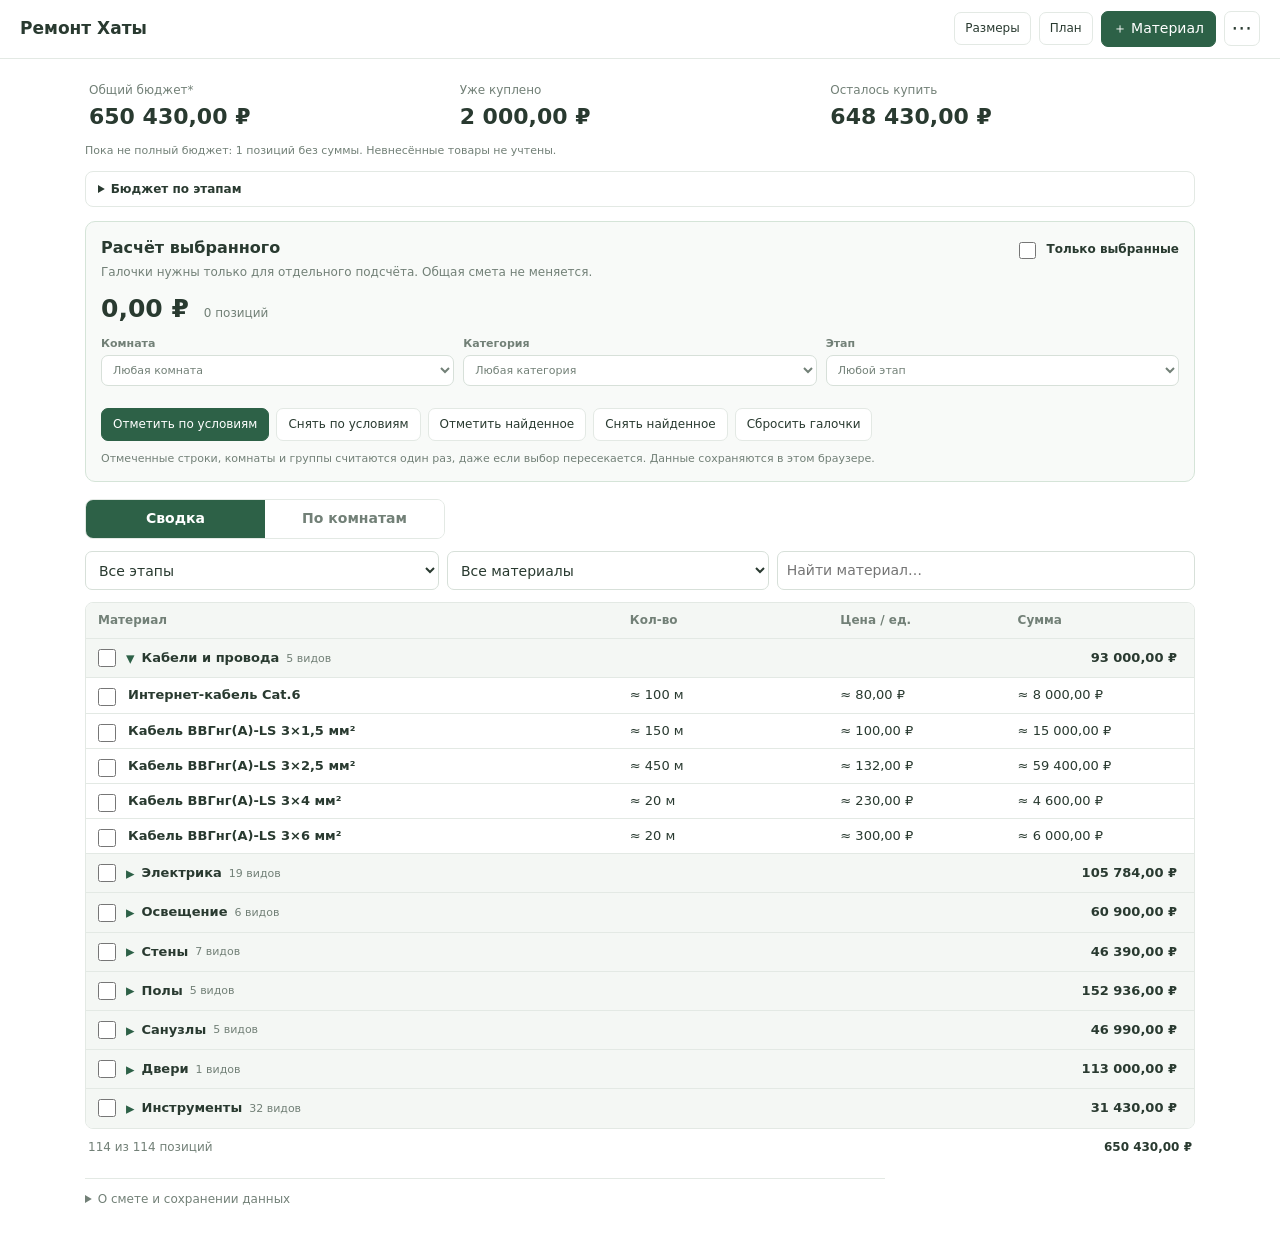
<file: index.html>
<!doctype html>
<html lang="ru">
<head>
<meta charset="UTF-8">
<meta name="viewport" content="width=device-width, initial-scale=1">
<meta name="description" content="Короткая сводка покупок для ремонта квартиры: материалы, количество и цены.">
<title>Ремонт Хаты — смета материалов</title>
<link rel="stylesheet" href="styles.css?v=8">
<script defer src="app.js?v=21"></script>
<script defer src="kitchen-revision.js?v=1"></script>
<script defer src="child1-revision.js?v=1"></script>
<script defer src="child2-revision.js?v=1"></script>
<script defer src="hall-revision.js?v=1"></script>
<script defer src="bath1-revision.js?v=1"></script>
<script defer src="bath2-revision.js?v=1"></script>
<script defer src="office-revision.js?v=1"></script>
<script defer src="electric-cables-revision.js?v=1"></script>
<script defer src="electric-panel-revision.js?v=1"></script>
<script defer src="electric-lighting-revision.js?v=1"></script>
<script defer src="summary-names-revision.js?v=6"></script>
<script defer src="frames-removal-revision.js?v=1"></script>
<script defer src="zone-panel-revision.js?v=2"></script>
<script defer src="walls-prep-revision.js?v=1"></script>
<script defer src="walls-primer-ct17-revision.js?v=1"></script>
<script defer src="walls-putty-price-revision.js?v=1"></script>
<script defer src="wallpaper-quantity-revision.js?v=1"></script>
<script defer src="flooring-budget-revision.js?v=1"></script>
<script defer src="doors-budget-revision.js?v=1"></script>
<script defer src="move-in-tools-revision.js?v=1"></script>
<script defer src="move-in-supplies-revision.js?v=1"></script>
<script defer src="selection-budget.js?v=1"></script>
</head>
<body>
<header class="site-header">
  <a class="brand" href="./">Ремонт Хаты</a>
  <div class="actions">
    <a class="measurements-link" href="dimensions.html" title="Размеры комнат, дверей и окон">Размеры</a>
    <a class="measurements-link" href="plan.html" title="План розеток, света и кабелей по комнатам">План</a>
    <button type="button" id="add" class="primary">＋ Материал</button>
    <details class="backup-menu">
      <summary aria-label="Дополнительно" title="Резервные копии">⋯</summary>
      <div class="backup-actions">
        <button type="button" id="export">Сохранить JSON</button>
        <button type="button" id="import">Загрузить JSON</button>
      </div>
    </details>
    <input id="file" type="file" accept=".json,application/json" hidden>
  </div>
</header>
<main>
  <div class="total-line">
    <span>Общий бюджет* <strong id="total">—</strong></span>
    <span>Уже куплено <strong id="paid-total">—</strong></span>
    <span>Осталось купить <strong id="remaining-total">—</strong></span>
  </div>
  <p class="budget-note" id="budget-missing">*Только заполненные позиции. Бюджет пока неполный.</p>
  <details class="stage-breakdown">
    <summary>Бюджет по этапам</summary>
    <div id="stage-budget-rows"></div>
  </details>
  <nav class="view-switch" aria-label="Как показать смету">
    <button type="button" id="mode-summary" class="active" aria-pressed="true">Сводка</button>
    <button type="button" id="mode-rooms" aria-pressed="false">По комнатам</button>
  </nav>
  <div class="filters">
    <select id="stages" aria-label="Фильтр по этапу ремонта"></select>
    <select id="categories" aria-label="Фильтр по типу материалов"></select>
    <input type="search" id="search" placeholder="Найти материал…" aria-label="Поиск материала">
  </div>
  <div class="table-wrap" role="region" aria-label="Смета материалов" tabindex="0">
    <table>
      <thead><tr><th>Материал</th><th>Кол-во</th><th>Цена / ед.</th><th>Сумма</th></tr></thead>
      <tbody id="rows"></tbody>
    </table>
  </div>
  <div id="empty" hidden>Ничего не найдено. Измени фильтр или добавь материал.</div>
  <footer class="list-footer">
    <span id="visible-count"></span>
    <strong id="visible-total"></strong>
  </footer>
  <details class="help">
    <summary>О смете и сохранении данных</summary>
    <p>Сводка объединяет одинаковые наименования материалов по всем помещениям. Если у нескольких позиций различаются цены, показывается «разная / ?». Если не все количества известны, в итогах стоит «+ ?». Нажми на объединённую строку, чтобы открыть её разбивку по помещениям.</p>
    <p>В режиме «По комнатам» нажимай на название помещения для просмотра материалов и стоимости. Для просмотра только проводов выбери фильтр «Кабели и провода».</p>
    <p>Каждую покупку можно отнести к этапу, указать магазин и отметить статус «Куплено». В трёх суммах учитываются все внесённые материалы, инструменты и расходники. Общий бюджет равен «Куплено» + «Осталось купить» по позициям с известным количеством и ценой. Это не полная стоимость ремонта, пока список составляется. Работы не включены. «≈» означает оценку.</p>
    <p><span id="save-state">Данные сохраняются в этом браузере</span>. <span id="unknown"></span>. Перед очисткой браузера сохраняй JSON через меню ⋯ вверху страницы.</p>
    <p>Импорт заменяет смету после подтверждения. <button type="button" id="restore">Восстановить до последнего импорта</button></p>
  </details>
  <span id="section-total" hidden></span>
</main>
<div id="toast" role="status" aria-live="polite"></div>
<dialog id="editor">
<form id="item-form">
  <div class="dialog-head">
    <h2 id="editor-title">Материал</h2>
    <button id="close" type="button" aria-label="Закрыть">×</button>
  </div>
  <label>Название<input name="name" maxlength="150" required></label>
  <div class="form-grid">
    <label>Комната<select name="room"></select></label>
    <label>Категория<select name="category"></select></label>
  </div>
  <label>Этап ремонта<select name="stage"></select></label>
  <label>Параметры, примечания<textarea name="spec" rows="3" maxlength="2000"></textarea></label>
  <div class="form-grid">
    <label>Количество<input name="quantity" inputmode="decimal" placeholder="Неизвестно"></label>
    <label>Единица<input name="unit" maxlength="20" placeholder="м, шт., рулон" required></label>
  </div>
  <label class="check"><input type="checkbox" name="quantityApprox">Количество приблизительное</label>
  <label>Цена за единицу, ₽<input name="price" inputmode="decimal" placeholder="Неизвестна"></label>
  <label class="check"><input type="checkbox" name="priceApprox" checked>Цена приблизительная</label>
  <div class="form-grid">
    <label>Магазин<input name="shop" maxlength="100" placeholder="Например, Ozon"></label>
    <label>Статус<select name="status"></select></label>
  </div>
  <p id="form-error" role="alert"></p>
  <div class="dialog-actions">
    <button id="delete-item" type="button" class="delete" hidden>Удалить</button>
    <button id="cancel" type="button">Отмена</button>
    <button class="primary" type="submit">Сохранить</button>
  </div>
</form>
</dialog>
<noscript>Для расчётов и сохранения сметы включите JavaScript.</noscript>
</body>
</html>
</file>
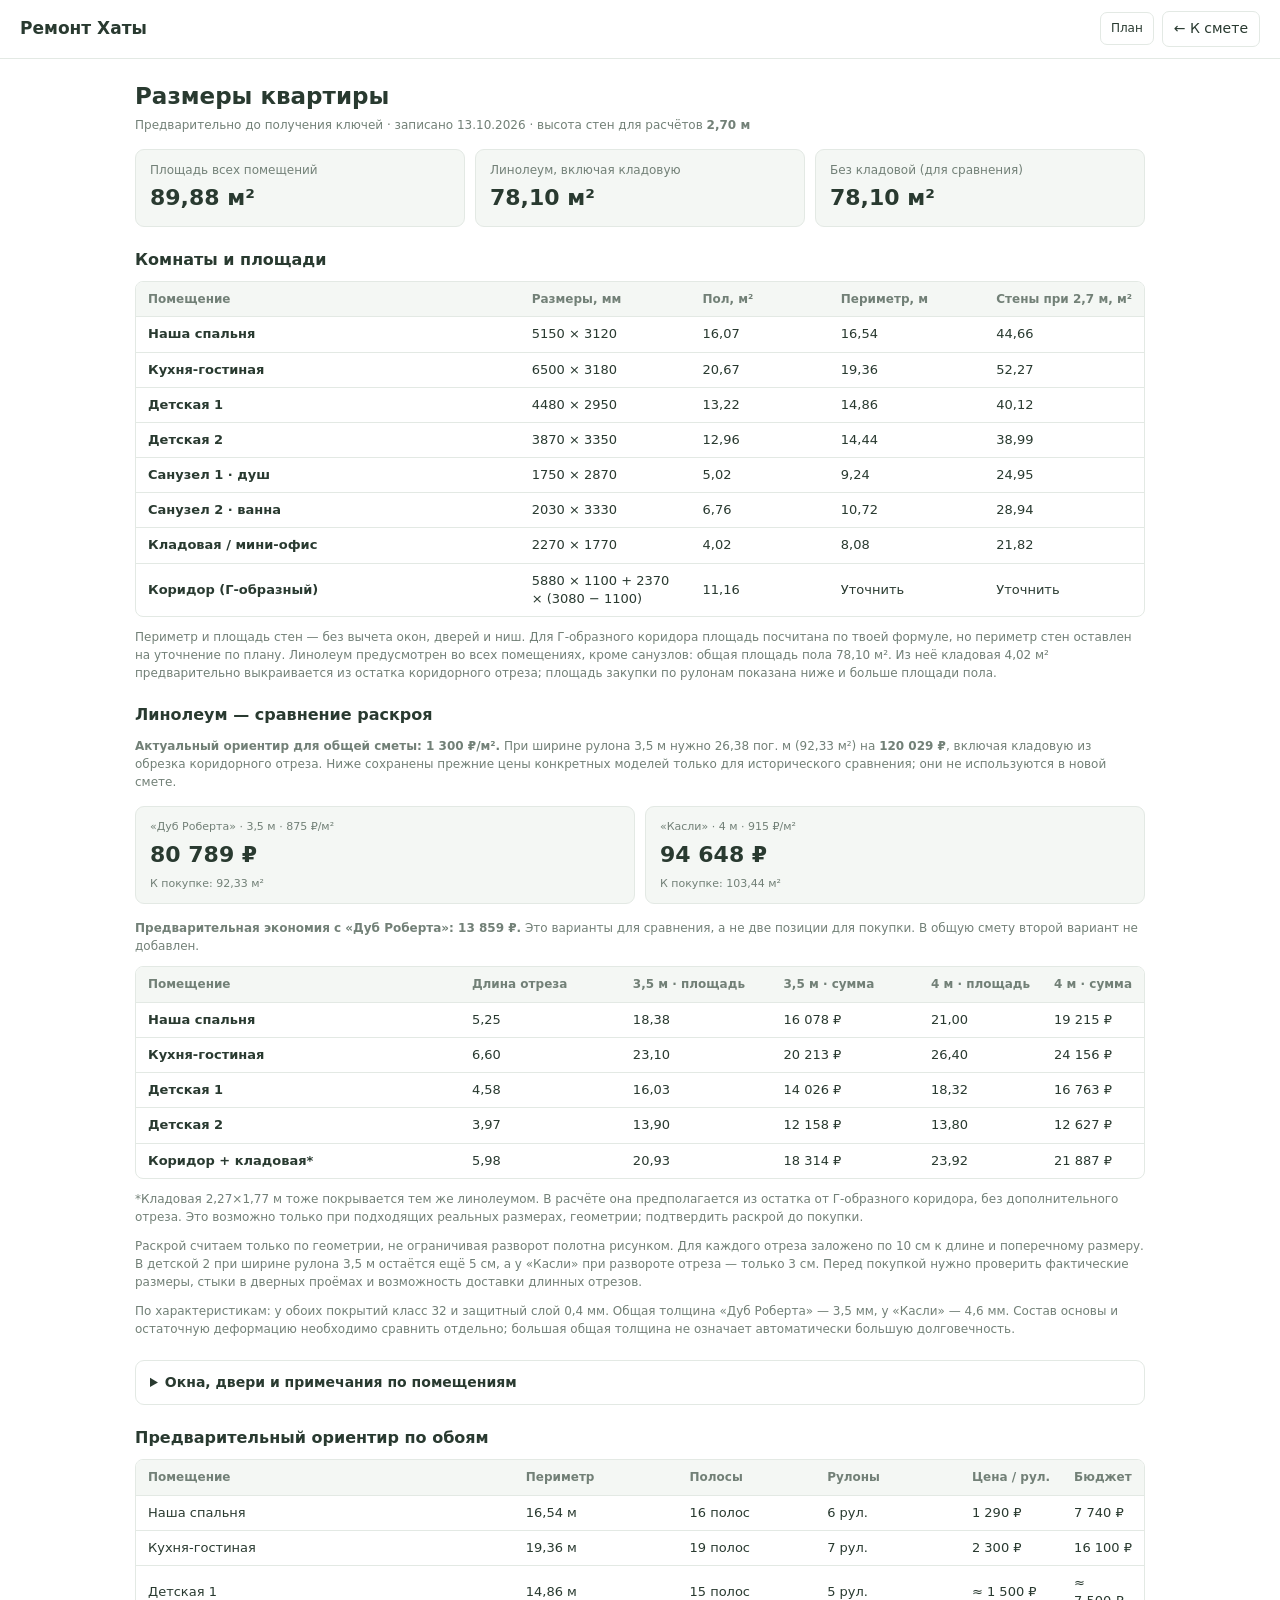
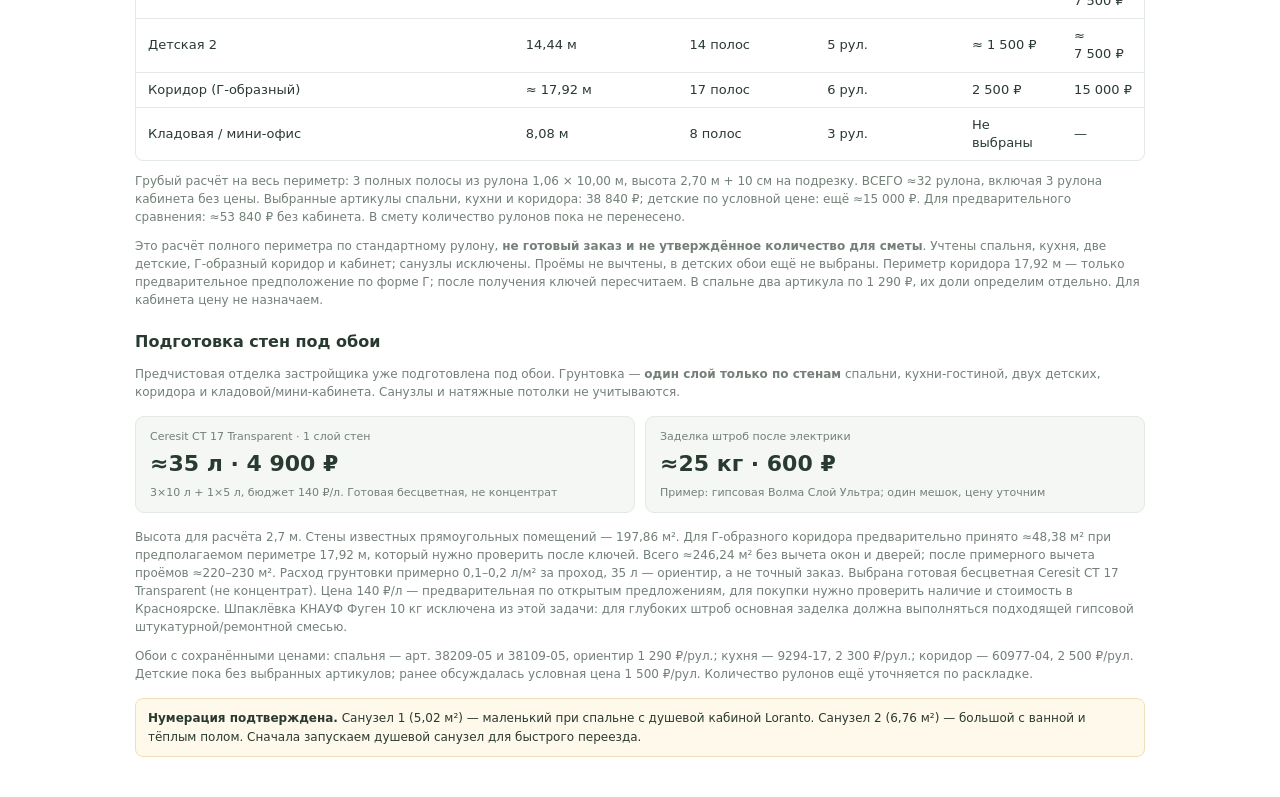
<file: dimensions.html>
<!doctype html>
<html lang="ru">
<head>
<meta charset="UTF-8">
<meta name="viewport" content="width=device-width, initial-scale=1">
<meta name="description" content="Размеры помещений, окна и двери квартиры Ремонт Хаты для расчётов материалов.">
<title>Размеры квартиры — Ремонт Хаты</title>
<link rel="stylesheet" href="styles.css?v=6">
<style>
.dimensions-page{max-width:1050px}
.dimensions-header{display:flex;align-items:baseline;justify-content:space-between;gap:14px;margin:7px 0 14px}
.dimensions-header h1{font-size:23px;margin:0 0 5px}
.dimensions-header p{margin:0;color:var(--muted);font-size:12px}
.back-link{padding:7px 11px;border:1px solid var(--line);border-radius:7px;text-decoration:none;white-space:nowrap;color:var(--ink)}
.measurement-totals{display:grid;grid-template-columns:repeat(3,minmax(0,1fr));gap:10px;margin:15px 0}
.measurement-totals>div{background:var(--wash);border:1px solid var(--line);border-radius:9px;padding:12px 14px;display:grid;gap:5px}
.measurement-totals span{color:var(--muted);font-size:12px}
.measurement-totals strong{font-size:22px}
.measurements-page-section{margin-top:22px}
.measurements-page-section h2{font-size:16px;margin:0 0 9px}
.dimensions-table{min-width:720px}
.dimensions-table td:first-child{font-weight:650}
.dimensions-table th{white-space:nowrap}
.dimensions-table .number-cell{white-space:nowrap;font-variant-numeric:tabular-nums}
.dimension-note{font-size:12px;color:var(--muted);line-height:1.5;margin:11px 0}
.dimensions-warning{font-size:12px;line-height:1.55;padding:10px 12px;background:#fff9ec;border:1px solid #f0dfbd;border-radius:8px;margin-top:15px}
.openings-panel{border:1px solid var(--line);border-radius:9px;padding:12px 14px}
.openings-panel summary{font-size:14px;font-weight:650;cursor:pointer}
.openings-panel ol{margin:12px 0 0;padding-left:20px;display:grid;gap:8px}
.openings-panel li{line-height:1.55}
.wallpaper-table{min-width:780px}
.wallpaper-table td{font-variant-numeric:tabular-nums}
@media(max-width:700px){
  .dimensions-page{padding:15px 12px 34px}
  .dimensions-header h1{font-size:20px}
  .dimensions-header{align-items:flex-start}
  .measurement-totals{gap:6px}
  .measurement-totals>div{padding:10px 9px}
  .measurement-totals span{font-size:10px}
  .measurement-totals strong{font-size:17px}
  .dimensions-table{min-width:0;display:block}
  .dimensions-table thead{display:none}
  .dimensions-table tbody{display:block}
  .dimensions-table tr{display:grid;grid-template-columns:1fr 1fr;gap:2px 12px;padding:9px 11px;border-top:1px solid var(--line)}
  .dimensions-table tr:first-child{border-top:0}
  .dimensions-table td{border:0;padding:0;font-size:12px;white-space:normal}
  .dimensions-table td:first-child{grid-column:1/-1;font-size:13px}
  .dimensions-table td:nth-child(2){grid-column:1/-1;color:var(--muted);font-size:11px;margin-bottom:3px}
  .dimensions-table td::before{content:attr(data-label) ' · ';color:var(--muted);font-size:11px}
  .dimensions-table td:nth-child(-n+2)::before{display:none}
  .wallpaper-table{min-width:780px}
  .openings-panel{padding:10px 12px}
}
@media print{.back-link{display:none}.measurement-totals{grid-template-columns:repeat(3,minmax(0,1fr))}}

.flooring-totals{grid-template-columns:repeat(2,minmax(0,1fr))}
.flooring-totals small{color:var(--muted);font-size:11px}
.flooring-totals span{font-size:11px}
.flooring-table{min-width:740px}
.flooring-table td:first-child{font-weight:600}
.flooring-table td:not(:first-child){font-variant-numeric:tabular-nums;white-space:nowrap}
@media(max-width:700px){.flooring-totals{grid-template-columns:repeat(2,minmax(0,1fr))}.flooring-totals strong{font-size:17px}.flooring-table{min-width:740px}}
</style>
<script defer src="dimensions.js?v=7"></script>
</head>
<body>
<header class="site-header">
  <a class="brand" href="./">Ремонт Хаты</a>
  <nav class="actions" aria-label="Разделы проекта">
    <a class="measurements-link" href="plan.html">План</a>
    <a class="back-link" href="./">← К смете</a>
  </nav>
</header>
<main class="dimensions-page">
  <div class="dimensions-header">
    <div><h1>Размеры квартиры</h1><p>Предварительно до получения ключей · записано 13.10.2026 · высота стен для расчётов <strong id="height">2,70 м</strong></p></div>
  </div>
  <div class="measurement-totals">
    <div><span>Площадь всех помещений</span><strong id="total-area">—</strong></div>
    <div><span>Линолеум, включая кладовую</span><strong id="dry-area">—</strong></div>
    <div><span>Без кладовой (для сравнения)</span><strong id="linoleum-area">—</strong></div>
  </div>
  <section class="measurements-page-section" aria-label="Площади помещений">
    <h2>Комнаты и площади</h2>
    <div class="table-wrap">
      <table class="dimensions-table">
        <thead><tr><th>Помещение</th><th>Размеры, мм</th><th>Пол, м²</th><th>Периметр, м</th><th>Стены при 2,7 м, м²</th></tr></thead>
        <tbody id="dimension-rows"></tbody>
      </table>
    </div>
    <p class="dimension-note">Периметр и площадь стен — без вычета окон, дверей и ниш. Для Г-образного коридора площадь посчитана по твоей формуле, но периметр стен оставлен на уточнение по плану. Линолеум предусмотрен во всех помещениях, кроме санузлов: общая площадь пола 78,10 м². Из неё кладовая 4,02 м² предварительно выкраивается из остатка коридорного отреза; площадь закупки по рулонам показана ниже и больше площади пола.</p>
  </section>

  <section class="measurements-page-section" aria-label="Предварительная стоимость линолеума">
    <h2>Линолеум — сравнение раскроя</h2>
    <p class="dimension-note"><strong>Актуальный ориентир для общей сметы: 1 300 ₽/м².</strong> При ширине рулона 3,5 м нужно 26,38 пог. м (92,33 м²) на <strong>120 029 ₽</strong>, включая кладовую из обрезка коридорного отреза. Ниже сохранены прежние цены конкретных моделей только для исторического сравнения; они не используются в новой смете.</p>
    <div class="measurement-totals flooring-totals">
      <div><span>«Дуб Роберта» · 3,5 м · 875 ₽/м²</span><strong id="floor-roberta">—</strong><small>К покупке: <span id="floor-roberta-buy">—</span></small></div>
      <div><span>«Касли» · 4 м · 915 ₽/м²</span><strong id="floor-kasli">—</strong><small>К покупке: <span id="floor-kasli-buy">—</span></small></div>
    </div>
    <p class="dimension-note"><strong>Предварительная экономия с «Дуб Роберта»: <span id="floor-savings">—</span>.</strong> Это варианты для сравнения, а не две позиции для покупки. В общую смету второй вариант не добавлен.</p>
    <div class="table-wrap">
      <table class="flooring-table">
        <thead><tr><th>Помещение</th><th>Длина отреза</th><th>3,5 м · площадь</th><th>3,5 м · сумма</th><th>4 м · площадь</th><th>4 м · сумма</th></tr></thead>
        <tbody id="flooring-rows"></tbody>
      </table>
    </div>
    <p id="floor-fit-note" class="dimension-note"></p>
    <p class="dimension-note">Раскрой считаем только по геометрии, не ограничивая разворот полотна рисунком. Для каждого отреза заложено по 10 см к длине и поперечному размеру. В детской 2 при ширине рулона 3,5 м остаётся ещё 5 см, а у «Касли» при развороте отреза — только 3 см. Перед покупкой нужно проверить фактические размеры, стыки в дверных проёмах и возможность доставки длинных отрезов.</p>
    <p class="dimension-note">По характеристикам: у обоих покрытий класс 32 и защитный слой 0,4 мм. Общая толщина «Дуб Роберта» — 3,5 мм, у «Касли» — 4,6 мм. Состав основы и остаточную деформацию необходимо сравнить отдельно; большая общая толщина не означает автоматически большую долговечность.</p>
  </section>
  <section class="measurements-page-section">
    <details class="openings-panel">
      <summary>Окна, двери и примечания по помещениям</summary>
      <ol id="opening-list"></ol>
    </details>
  </section>
  <section class="measurements-page-section">
    <h2>Предварительный ориентир по обоям</h2>
    <div class="table-wrap">
      <table class="wallpaper-table">
        <thead><tr><th>Помещение</th><th>Периметр</th><th>Полосы</th><th>Рулоны</th><th>Цена / рул.</th><th>Бюджет</th></tr></thead>
        <tbody id="wallpaper-rows"></tbody>
      </table>
    </div>
    <p id="wallpaper-rule" class="dimension-note"></p>
    <p class="dimension-note">Это расчёт полного периметра по стандартному рулону, <strong>не готовый заказ и не утверждённое количество для сметы</strong>. Учтены спальня, кухня, две детские, Г-образный коридор и кабинет; санузлы исключены. Проёмы не вычтены, в детских обои ещё не выбраны. Периметр коридора 17,92 м — только предварительное предположение по форме Г; после получения ключей пересчитаем. В спальне два артикула по 1 290 ₽, их доли определим отдельно. Для кабинета цену не назначаем.</p>
  </section>
  <section class="measurements-page-section" id="wall-prep">
    <h2>Подготовка стен под обои</h2>
    <p class="dimension-note">Предчистовая отделка застройщика уже подготовлена под обои. Грунтовка — <strong>один слой только по стенам</strong> спальни, кухни-гостиной, двух детских, коридора и кладовой/мини-кабинета. Санузлы и натяжные потолки не учитываются.</p>
    <div class="measurement-totals flooring-totals">
      <div><span>Ceresit CT 17 Transparent · 1 слой стен</span><strong>≈35 л · 4 900 ₽</strong><small>3×10 л + 1×5 л, бюджет 140 ₽/л. Готовая бесцветная, не концентрат</small></div>
      <div><span>Заделка штроб после электрики</span><strong>≈25 кг · 600 ₽</strong><small>Пример: гипсовая Волма Слой Ультра; один мешок, цену уточним</small></div>
    </div>
    <p class="dimension-note">Высота для расчёта 2,7 м. Стены известных прямоугольных помещений — 197,86 м². Для Г-образного коридора предварительно принято ≈48,38 м² при предполагаемом периметре 17,92 м, который нужно проверить после ключей. Всего ≈246,24 м² без вычета окон и дверей; после примерного вычета проёмов ≈220–230 м². Расход грунтовки примерно 0,1–0,2 л/м² за проход, 35 л — ориентир, а не точный заказ. Выбрана готовая бесцветная Ceresit CT 17 Transparent (не концентрат). Цена 140 ₽/л — предварительная по открытым предложениям, для покупки нужно проверить наличие и стоимость в Красноярске. Шпаклёвка КНАУФ Фуген 10 кг исключена из этой задачи: для глубоких штроб основная заделка должна выполняться подходящей гипсовой штукатурной/ремонтной смесью.</p>
    <p class="dimension-note">Обои с сохранёнными ценами: спальня — арт. 38209-05 и 38109-05, ориентир 1 290 ₽/рул.; кухня — 9294-17, 2 300 ₽/рул.; коридор — 60977-04, 2 500 ₽/рул. Детские пока без выбранных артикулов; ранее обсуждалась условная цена 1 500 ₽/рул. Количество рулонов ещё уточняется по раскладке.</p>
  </section>
  <div class="dimensions-warning">
    <strong>Нумерация подтверждена.</strong>
    Санузел 1 (5,02 м²) — маленький при спальне с душевой кабиной Loranto. Санузел 2 (6,76 м²) — большой с ванной и тёплым полом. Сначала запускаем душевой санузел для быстрого переезда.
  </div>
</main>
<noscript>Для расчёта площадей включите JavaScript.</noscript>
</body>
</html>
</file>
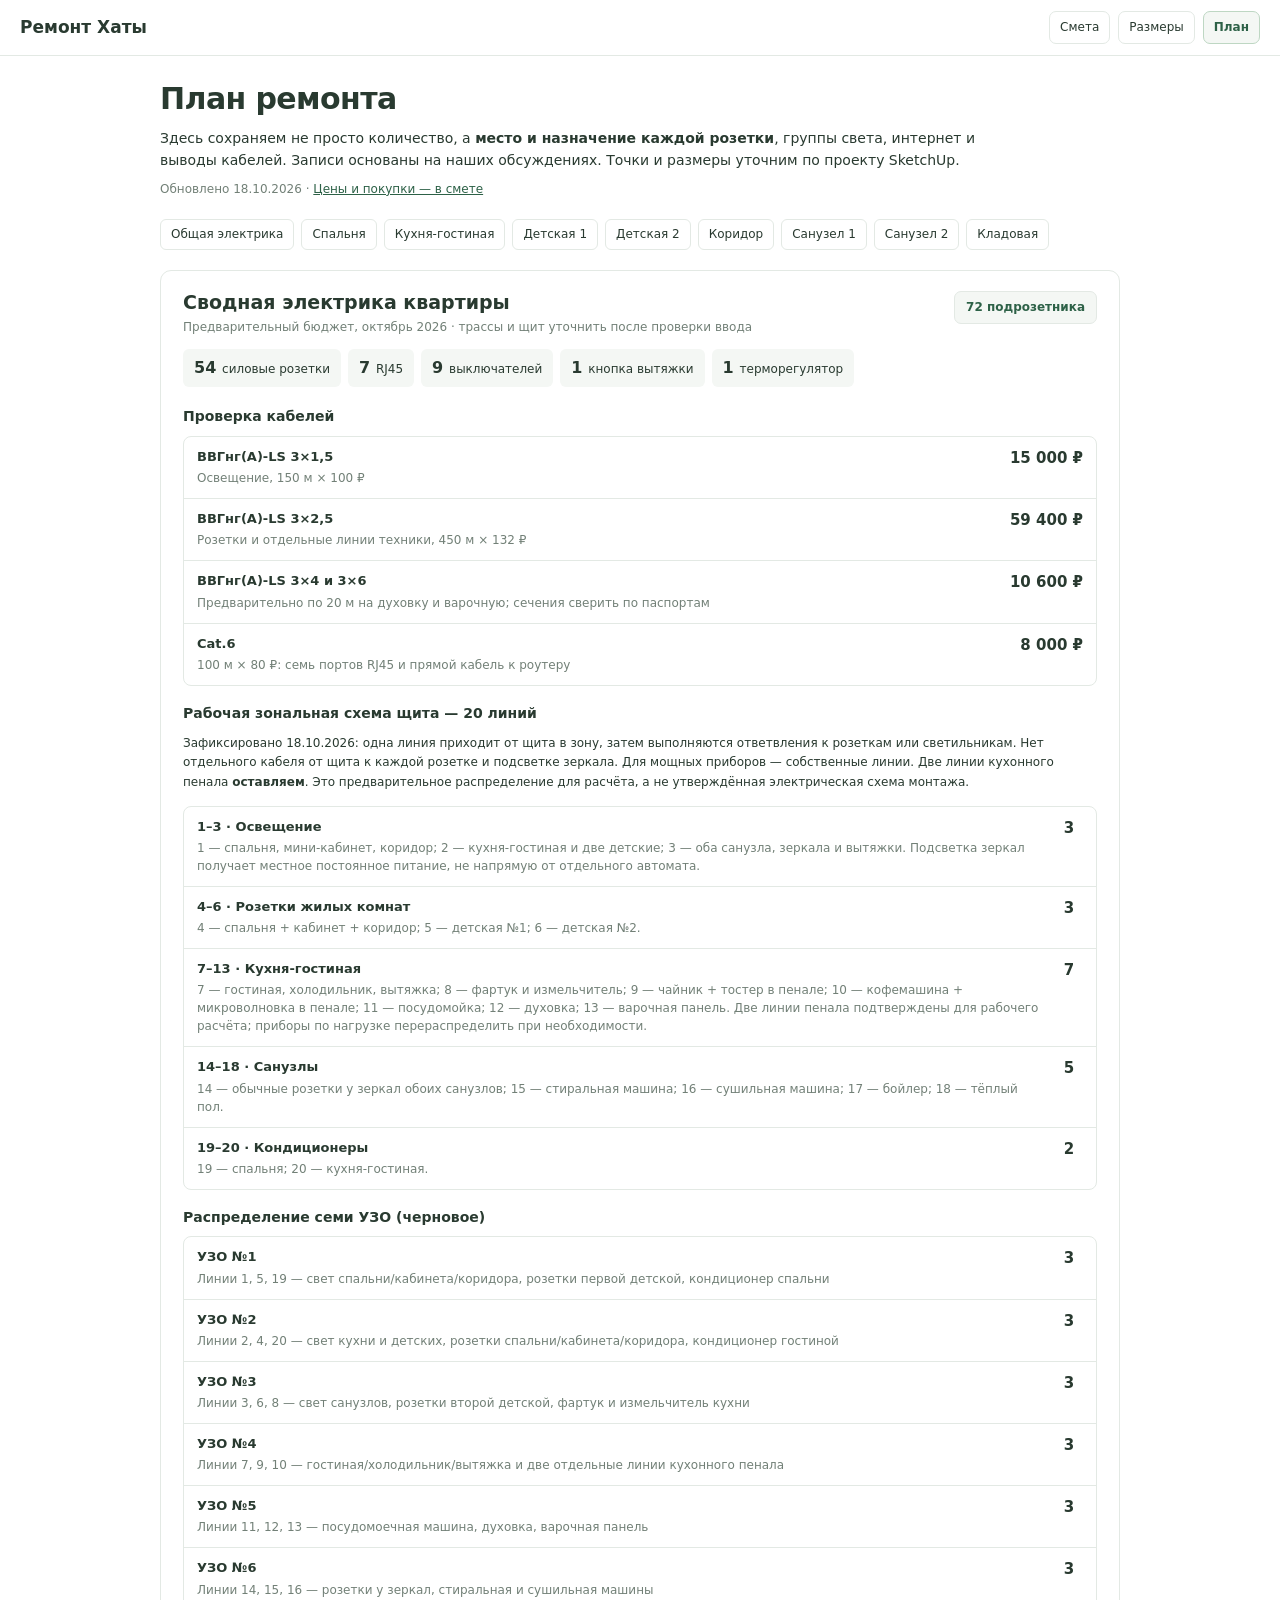
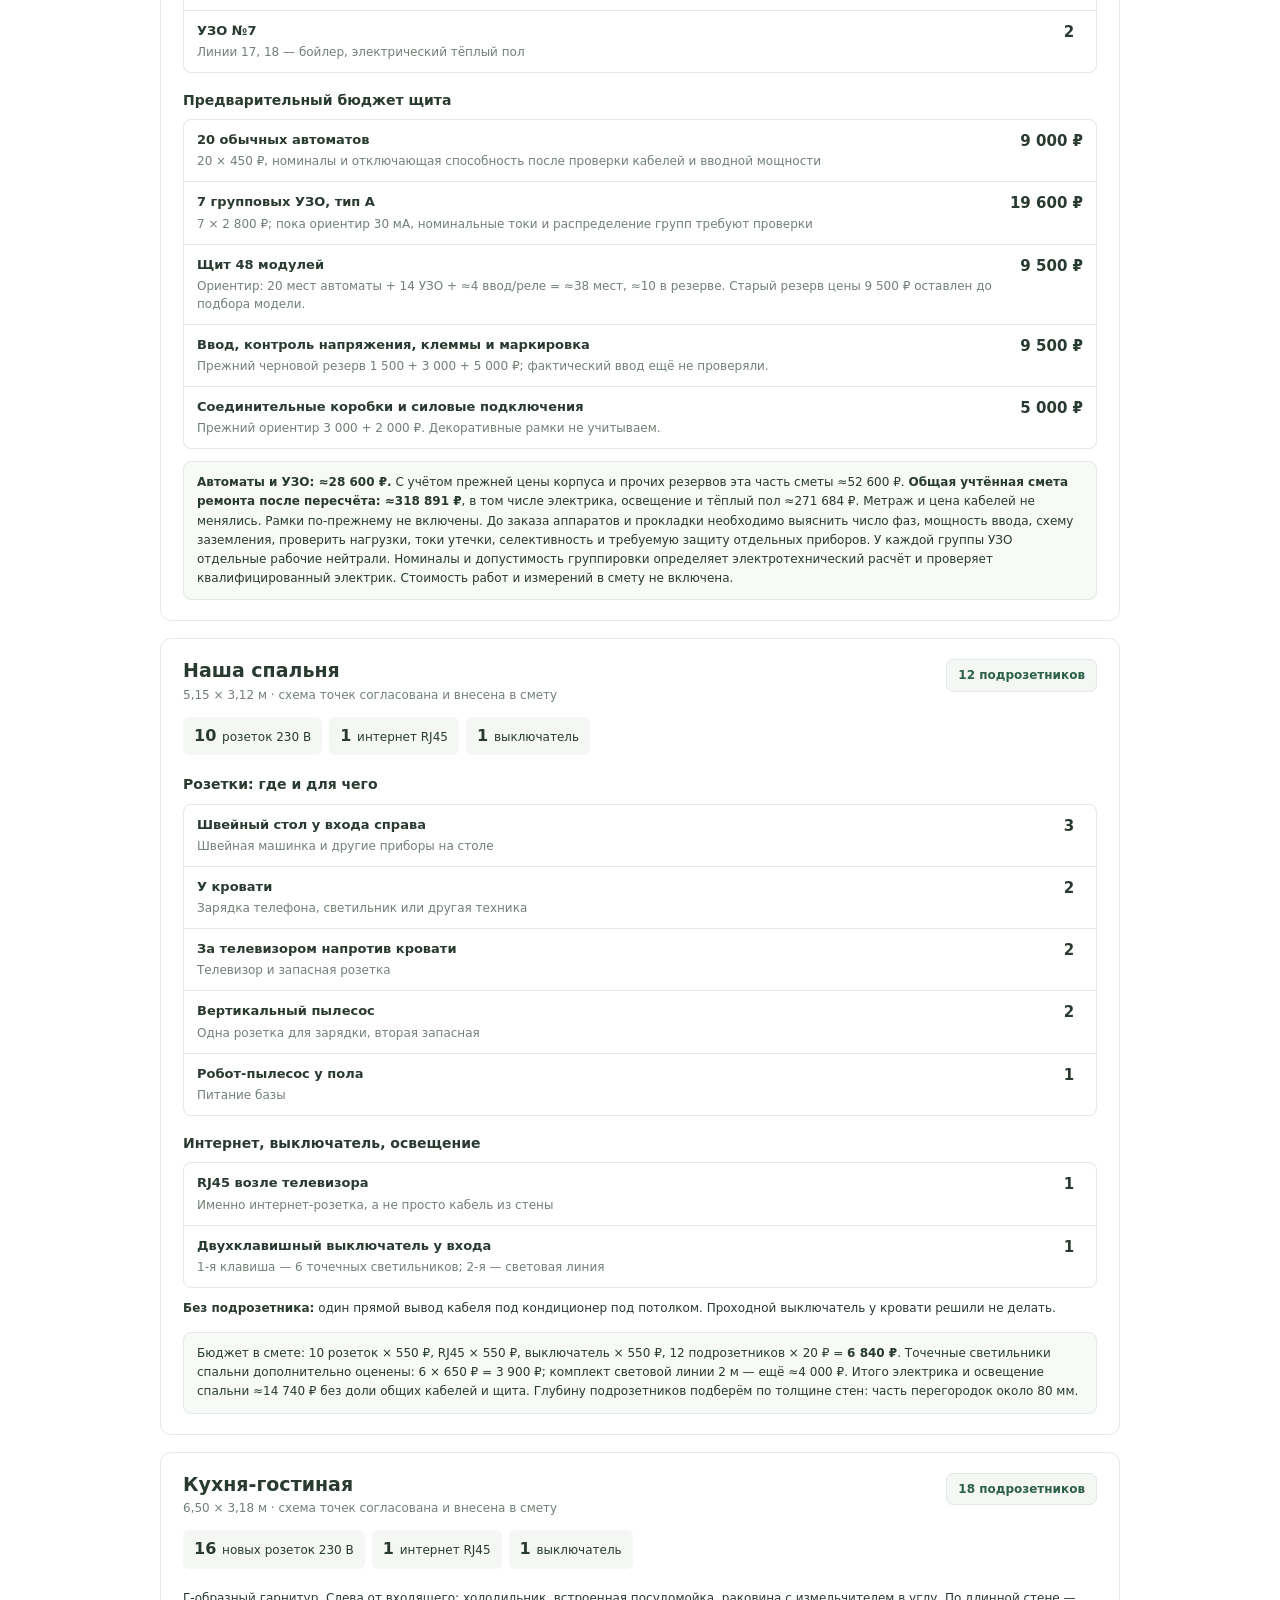
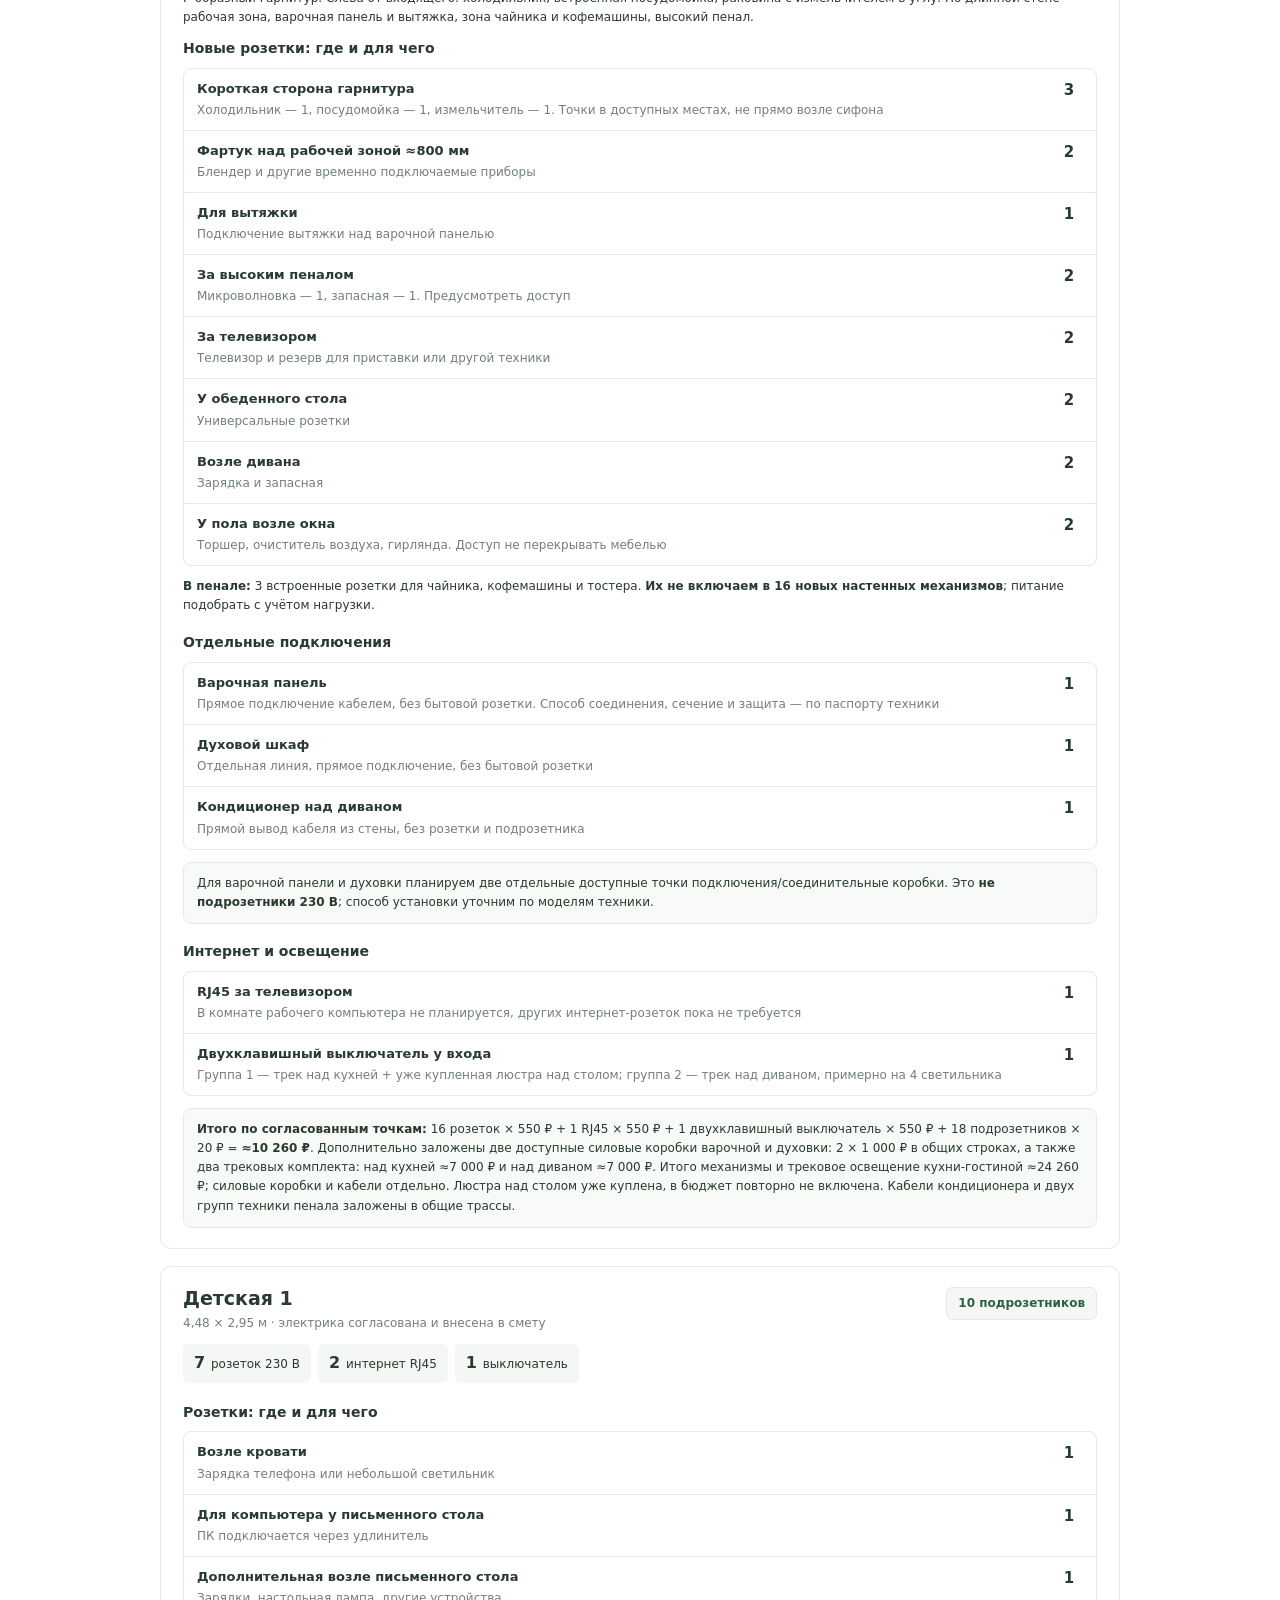
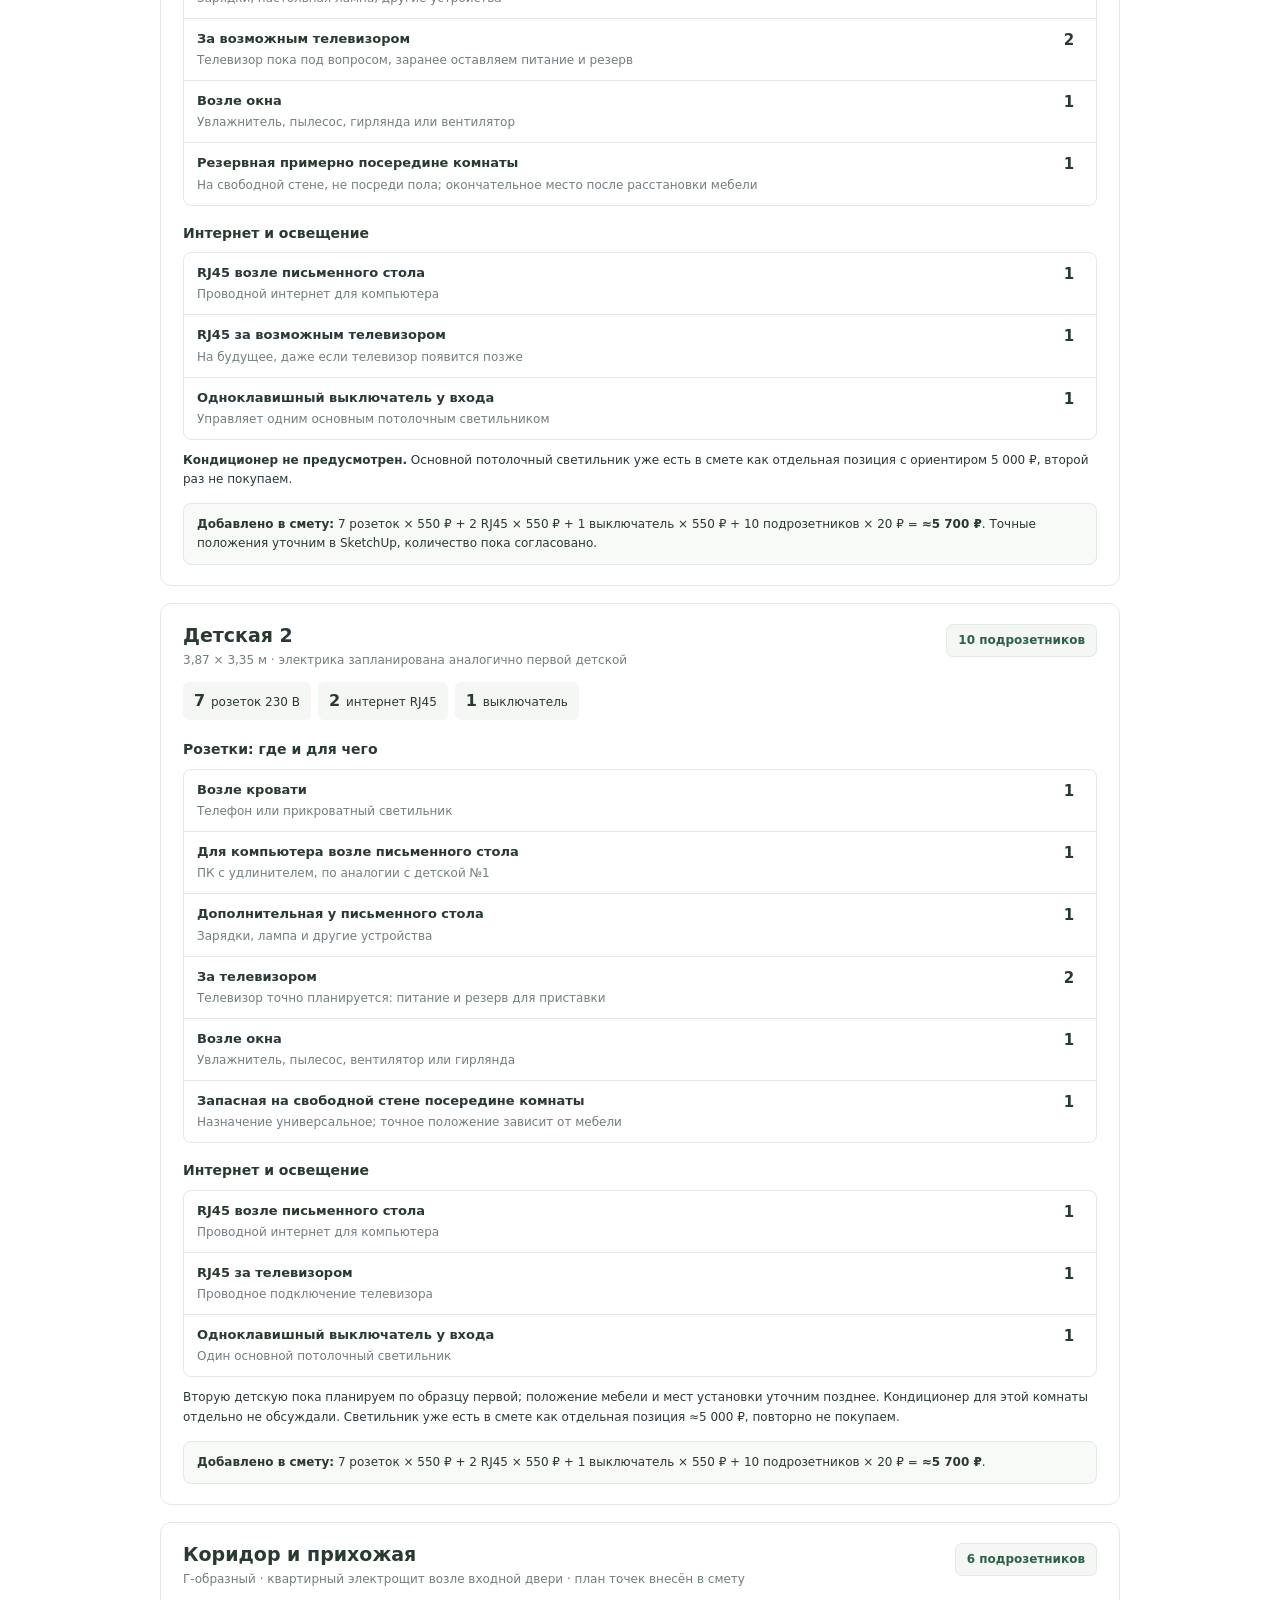
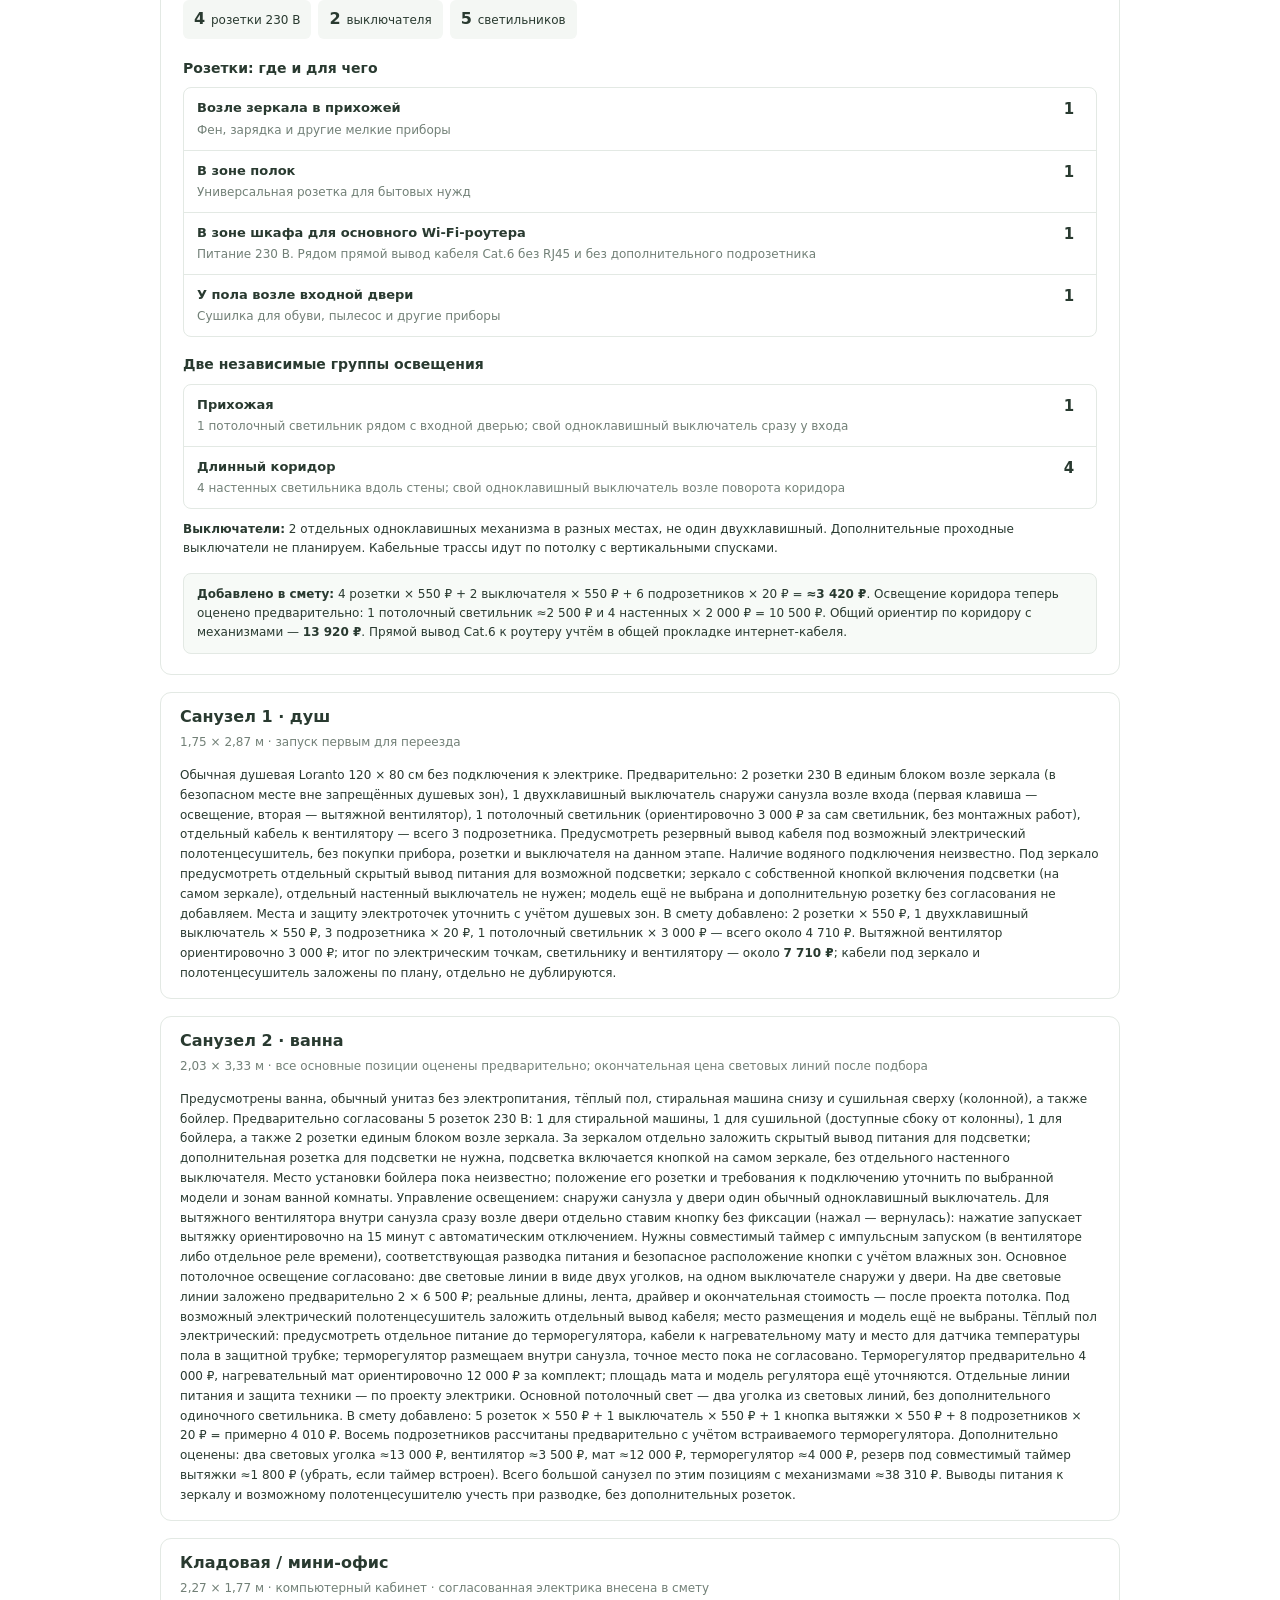
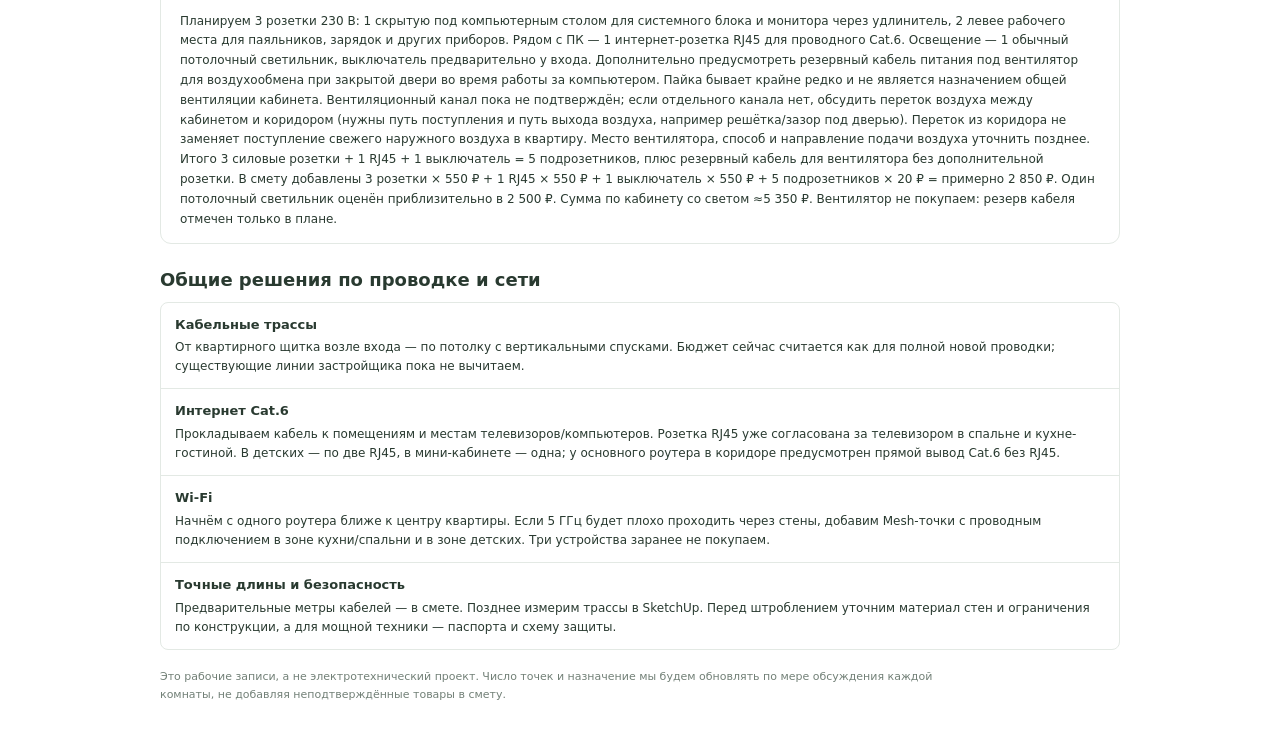
<file: plan.html>
<!doctype html>
<html lang="ru">
<head>
<meta charset="UTF-8">
<meta name="viewport" content="width=device-width, initial-scale=1">
<meta name="description" content="План ремонта квартиры: для чего каждая розетка, освещение, интернет и выводы кабелей по комнатам.">
<title>План ремонта — Ремонт Хаты</title>
<link rel="stylesheet" href="styles.css?v=8">
<link rel="stylesheet" href="plan.css?v=1">
</head>
<body>
<header class="site-header">
  <a class="brand" href="./">Ремонт Хаты</a>
  <nav class="actions plan-nav" aria-label="Разделы проекта">
    <a class="measurements-link" href="./">Смета</a>
    <a class="measurements-link" href="dimensions.html">Размеры</a>
    <a class="measurements-link active-link" href="plan.html" aria-current="page">План</a>
  </nav>
</header>
<main class="plan-main">
  <div class="plan-intro">
    <h1>План ремонта</h1>
    <p>Здесь сохраняем не просто количество, а <strong>место и назначение каждой розетки</strong>, группы света, интернет и выводы кабелей. Записи основаны на наших обсуждениях. Точки и размеры уточним по проекту SketchUp.</p>
    <p class="plan-updated">Обновлено 18.10.2026 · <a href="./">Цены и покупки — в смете</a></p>
  </div>
  <nav class="room-quick" aria-label="Перейти к помещению">
    <a href="#electrical-summary">Общая электрика</a>
    <a href="#bedroom">Спальня</a>
    <a href="#kitchen">Кухня-гостиная</a>
    <a href="#child1">Детская 1</a>
    <a href="#child2">Детская 2</a>
    <a href="#hall">Коридор</a>
    <a href="#bath1">Санузел 1</a>
    <a href="#bath2">Санузел 2</a>
    <a href="#office">Кладовая</a>
  </nav>

  <section class="plan-room" id="electrical-summary">
    <div class="plan-room-head"><div><h2>Сводная электрика квартиры</h2><p>Предварительный бюджет, октябрь 2026 · трассы и щит уточнить после проверки ввода</p></div><span class="plan-count">72 подрозетника</span></div>
    <div class="plan-metrics">
      <span><strong>54</strong> силовые розетки</span><span><strong>7</strong> RJ45</span>
      <span><strong>9</strong> выключателей</span><span><strong>1</strong> кнопка вытяжки</span>
      <span><strong>1</strong> терморегулятор</span>
    </div>
    <h3>Проверка кабелей</h3>
    <div class="plan-rows">
      <div class="plan-line"><div><strong>ВВГнг(А)-LS 3×1,5</strong><small>Освещение, 150 м × 100 ₽</small></div><b>15 000 ₽</b></div>
      <div class="plan-line"><div><strong>ВВГнг(А)-LS 3×2,5</strong><small>Розетки и отдельные линии техники, 450 м × 132 ₽</small></div><b>59 400 ₽</b></div>
      <div class="plan-line"><div><strong>ВВГнг(А)-LS 3×4 и 3×6</strong><small>Предварительно по 20 м на духовку и варочную; сечения сверить по паспортам</small></div><b>10 600 ₽</b></div>
      <div class="plan-line"><div><strong>Cat.6</strong><small>100 м × 80 ₽: семь портов RJ45 и прямой кабель к роутеру</small></div><b>8 000 ₽</b></div>
    </div>
    <h3>Рабочая зональная схема щита — 20 линий</h3>
    <p class="plan-extra">Зафиксировано 18.10.2026: одна линия приходит от щита в зону, затем выполняются ответвления к розеткам или светильникам. Нет отдельного кабеля от щита к каждой розетке и подсветке зеркала. Для мощных приборов — собственные линии. Две линии кухонного пенала <strong>оставляем</strong>. Это предварительное распределение для расчёта, а не утверждённая электрическая схема монтажа.</p>
    <div class="plan-rows">
      <div class="plan-line"><div><strong>1–3 · Освещение</strong><small>1 — спальня, мини-кабинет, коридор; 2 — кухня-гостиная и две детские; 3 — оба санузла, зеркала и вытяжки. Подсветка зеркал получает местное постоянное питание, не напрямую от отдельного автомата.</small></div><b>3</b></div>
      <div class="plan-line"><div><strong>4–6 · Розетки жилых комнат</strong><small>4 — спальня + кабинет + коридор; 5 — детская №1; 6 — детская №2.</small></div><b>3</b></div>
      <div class="plan-line"><div><strong>7–13 · Кухня-гостиная</strong><small>7 — гостиная, холодильник, вытяжка; 8 — фартук и измельчитель; 9 — чайник + тостер в пенале; 10 — кофемашина + микроволновка в пенале; 11 — посудомойка; 12 — духовка; 13 — варочная панель. Две линии пенала подтверждены для рабочего расчёта; приборы по нагрузке перераспределить при необходимости.</small></div><b>7</b></div>
      <div class="plan-line"><div><strong>14–18 · Санузлы</strong><small>14 — обычные розетки у зеркал обоих санузлов; 15 — стиральная машина; 16 — сушильная машина; 17 — бойлер; 18 — тёплый пол.</small></div><b>5</b></div>
      <div class="plan-line"><div><strong>19–20 · Кондиционеры</strong><small>19 — спальня; 20 — кухня-гостиная.</small></div><b>2</b></div>
    </div>
    <h3>Распределение семи УЗО (черновое)</h3>
    <div class="plan-rows">
      <div class="plan-line"><div><strong>УЗО №1</strong><small>Линии 1, 5, 19 — свет спальни/кабинета/коридора, розетки первой детской, кондиционер спальни</small></div><b>3</b></div>
      <div class="plan-line"><div><strong>УЗО №2</strong><small>Линии 2, 4, 20 — свет кухни и детских, розетки спальни/кабинета/коридора, кондиционер гостиной</small></div><b>3</b></div>
      <div class="plan-line"><div><strong>УЗО №3</strong><small>Линии 3, 6, 8 — свет санузлов, розетки второй детской, фартук и измельчитель кухни</small></div><b>3</b></div>
      <div class="plan-line"><div><strong>УЗО №4</strong><small>Линии 7, 9, 10 — гостиная/холодильник/вытяжка и две отдельные линии кухонного пенала</small></div><b>3</b></div>
      <div class="plan-line"><div><strong>УЗО №5</strong><small>Линии 11, 12, 13 — посудомоечная машина, духовка, варочная панель</small></div><b>3</b></div>
      <div class="plan-line"><div><strong>УЗО №6</strong><small>Линии 14, 15, 16 — розетки у зеркал, стиральная и сушильная машины</small></div><b>3</b></div>
      <div class="plan-line"><div><strong>УЗО №7</strong><small>Линии 17, 18 — бойлер, электрический тёплый пол</small></div><b>2</b></div>
    </div>
    <h3>Предварительный бюджет щита</h3>
    <div class="plan-rows">
      <div class="plan-line"><div><strong>20 обычных автоматов</strong><small>20 × 450 ₽, номиналы и отключающая способность после проверки кабелей и вводной мощности</small></div><b>9 000 ₽</b></div>
      <div class="plan-line"><div><strong>7 групповых УЗО, тип A</strong><small>7 × 2 800 ₽; пока ориентир 30 мА, номинальные токи и распределение групп требуют проверки</small></div><b>19 600 ₽</b></div>
      <div class="plan-line"><div><strong>Щит 48 модулей</strong><small>Ориентир: 20 мест автоматы + 14 УЗО + ≈4 ввод/реле = ≈38 мест, ≈10 в резерве. Старый резерв цены 9 500 ₽ оставлен до подбора модели.</small></div><b>9 500 ₽</b></div>
      <div class="plan-line"><div><strong>Ввод, контроль напряжения, клеммы и маркировка</strong><small>Прежний черновой резерв 1 500 + 3 000 + 5 000 ₽; фактический ввод ещё не проверяли.</small></div><b>9 500 ₽</b></div>
      <div class="plan-line"><div><strong>Соединительные коробки и силовые подключения</strong><small>Прежний ориентир 3 000 + 2 000 ₽. Декоративные рамки не учитываем.</small></div><b>5 000 ₽</b></div>
    </div>
    <p class="plan-hint"><strong>Автоматы и УЗО: ≈28 600 ₽.</strong> С учётом прежней цены корпуса и прочих резервов эта часть сметы ≈52 600 ₽. <strong>Общая учтённая смета ремонта после пересчёта: ≈318 891 ₽</strong>, в том числе электрика, освещение и тёплый пол ≈271 684 ₽. Метраж и цена кабелей не менялись. Рамки по-прежнему не включены. До заказа аппаратов и прокладки необходимо выяснить число фаз, мощность ввода, схему заземления, проверить нагрузки, токи утечки, селективность и требуемую защиту отдельных приборов. У каждой группы УЗО отдельные рабочие нейтрали. Номиналы и допустимость группировки определяет электротехнический расчёт и проверяет квалифицированный электрик. Стоимость работ и измерений в смету не включена.</p>
  </section>
  
  <section class="plan-room" id="bedroom">
    <div class="plan-room-head">
      <div><h2>Наша спальня</h2><p>5,15 × 3,12 м · схема точек согласована и внесена в смету</p></div>
      <span class="plan-count">12 подрозетников</span>
    </div>
    <div class="plan-metrics">
      <span><strong>10</strong> розеток 230 В</span>
      <span><strong>1</strong> интернет RJ45</span>
      <span><strong>1</strong> выключатель</span>
    </div>
    <h3>Розетки: где и для чего</h3>
    <div class="plan-rows">
      <div class="plan-line"><div><strong>Швейный стол у входа справа</strong><small>Швейная машинка и другие приборы на столе</small></div><b>3</b></div>
      <div class="plan-line"><div><strong>У кровати</strong><small>Зарядка телефона, светильник или другая техника</small></div><b>2</b></div>
      <div class="plan-line"><div><strong>За телевизором напротив кровати</strong><small>Телевизор и запасная розетка</small></div><b>2</b></div>
      <div class="plan-line"><div><strong>Вертикальный пылесос</strong><small>Одна розетка для зарядки, вторая запасная</small></div><b>2</b></div>
      <div class="plan-line"><div><strong>Робот-пылесос у пола</strong><small>Питание базы</small></div><b>1</b></div>
    </div>
    <h3>Интернет, выключатель, освещение</h3>
    <div class="plan-rows">
      <div class="plan-line"><div><strong>RJ45 возле телевизора</strong><small>Именно интернет-розетка, а не просто кабель из стены</small></div><b>1</b></div>
      <div class="plan-line"><div><strong>Двухклавишный выключатель у входа</strong><small>1-я клавиша — 6 точечных светильников; 2-я — световая линия</small></div><b>1</b></div>
    </div>
    <p class="plan-extra"><strong>Без подрозетника:</strong> один прямой вывод кабеля под кондиционер под потолком. Проходной выключатель у кровати решили не делать.</p>
    <p class="plan-hint">Бюджет в смете: 10 розеток × 550 ₽, RJ45 × 550 ₽, выключатель × 550 ₽, 12 подрозетников × 20 ₽ = <strong>6 840 ₽</strong>. Точечные светильники спальни дополнительно оценены: 6 × 650 ₽ = 3 900 ₽; комплект световой линии 2 м — ещё ≈4 000 ₽. Итого электрика и освещение спальни ≈14 740 ₽ без доли общих кабелей и щита. Глубину подрозетников подберём по толщине стен: часть перегородок около 80 мм.</p>
  </section>

  <section class="plan-room" id="kitchen">
    <div class="plan-room-head">
      <div><h2>Кухня-гостиная</h2><p>6,50 × 3,18 м · схема точек согласована и внесена в смету</p></div>
      <span class="plan-count">18 подрозетников</span>
    </div>
    <div class="plan-metrics">
      <span><strong>16</strong> новых розеток 230 В</span>
      <span><strong>1</strong> интернет RJ45</span>
      <span><strong>1</strong> выключатель</span>
    </div>
    <p class="plan-context">Г-образный гарнитур. Слева от входящего: холодильник, встроенная посудомойка, раковина с измельчителем в углу. По длинной стене — рабочая зона, варочная панель и вытяжка, зона чайника и кофемашины, высокий пенал.</p>
    <h3>Новые розетки: где и для чего</h3>
    <div class="plan-rows">
      <div class="plan-line"><div><strong>Короткая сторона гарнитура</strong><small>Холодильник — 1, посудомойка — 1, измельчитель — 1. Точки в доступных местах, не прямо возле сифона</small></div><b>3</b></div>
      <div class="plan-line"><div><strong>Фартук над рабочей зоной ≈800 мм</strong><small>Блендер и другие временно подключаемые приборы</small></div><b>2</b></div>
      <div class="plan-line"><div><strong>Для вытяжки</strong><small>Подключение вытяжки над варочной панелью</small></div><b>1</b></div>
      <div class="plan-line"><div><strong>За высоким пеналом</strong><small>Микроволновка — 1, запасная — 1. Предусмотреть доступ</small></div><b>2</b></div>
      <div class="plan-line"><div><strong>За телевизором</strong><small>Телевизор и резерв для приставки или другой техники</small></div><b>2</b></div>
      <div class="plan-line"><div><strong>У обеденного стола</strong><small>Универсальные розетки</small></div><b>2</b></div>
      <div class="plan-line"><div><strong>Возле дивана</strong><small>Зарядка и запасная</small></div><b>2</b></div>
      <div class="plan-line"><div><strong>У пола возле окна</strong><small>Торшер, очиститель воздуха, гирлянда. Доступ не перекрывать мебелью</small></div><b>2</b></div>
    </div>
    <p class="plan-extra"><strong>В пенале:</strong> 3 встроенные розетки для чайника, кофемашины и тостера. <strong>Их не включаем в 16 новых настенных механизмов</strong>; питание подобрать с учётом нагрузки.</p>
    <h3>Отдельные подключения</h3>
    <div class="plan-rows">
      <div class="plan-line"><div><strong>Варочная панель</strong><small>Прямое подключение кабелем, без бытовой розетки. Способ соединения, сечение и защита — по паспорту техники</small></div><b>1</b></div>
      <div class="plan-line"><div><strong>Духовой шкаф</strong><small>Отдельная линия, прямое подключение, без бытовой розетки</small></div><b>1</b></div>
      <div class="plan-line"><div><strong>Кондиционер над диваном</strong><small>Прямой вывод кабеля из стены, без розетки и подрозетника</small></div><b>1</b></div>
    </div>
    <p class="plan-hint">Для варочной панели и духовки планируем две отдельные доступные точки подключения/соединительные коробки. Это <strong>не подрозетники 230 В</strong>; способ установки уточним по моделям техники.</p>
    <h3>Интернет и освещение</h3>
    <div class="plan-rows">
      <div class="plan-line"><div><strong>RJ45 за телевизором</strong><small>В комнате рабочего компьютера не планируется, других интернет-розеток пока не требуется</small></div><b>1</b></div>
      <div class="plan-line"><div><strong>Двухклавишный выключатель у входа</strong><small>Группа 1 — трек над кухней + уже купленная люстра над столом; группа 2 — трек над диваном, примерно на 4 светильника</small></div><b>1</b></div>
    </div>
    <p class="plan-hint"><strong>Итого по согласованным точкам:</strong> 16 розеток × 550 ₽ + 1 RJ45 × 550 ₽ + 1 двухклавишный выключатель × 550 ₽ + 18 подрозетников × 20 ₽ = <strong>≈10 260 ₽</strong>. Дополнительно заложены две доступные силовые коробки варочной и духовки: 2 × 1 000 ₽ в общих строках, а также два трековых комплекта: над кухней ≈7 000 ₽ и над диваном ≈7 000 ₽. Итого механизмы и трековое освещение кухни-гостиной ≈24 260 ₽; силовые коробки и кабели отдельно. Люстра над столом уже куплена, в бюджет повторно не включена. Кабели кондиционера и двух групп техники пенала заложены в общие трассы.</p>
  </section>

  <section class="plan-room" id="child1">
    <div class="plan-room-head">
      <div><h2>Детская 1</h2><p>4,48 × 2,95 м · электрика согласована и внесена в смету</p></div>
      <span class="plan-count">10 подрозетников</span>
    </div>
    <div class="plan-metrics">
      <span><strong>7</strong> розеток 230 В</span>
      <span><strong>2</strong> интернет RJ45</span>
      <span><strong>1</strong> выключатель</span>
    </div>
    <h3>Розетки: где и для чего</h3>
    <div class="plan-rows">
      <div class="plan-line"><div><strong>Возле кровати</strong><small>Зарядка телефона или небольшой светильник</small></div><b>1</b></div>
      <div class="plan-line"><div><strong>Для компьютера у письменного стола</strong><small>ПК подключается через удлинитель</small></div><b>1</b></div>
      <div class="plan-line"><div><strong>Дополнительная возле письменного стола</strong><small>Зарядки, настольная лампа, другие устройства</small></div><b>1</b></div>
      <div class="plan-line"><div><strong>За возможным телевизором</strong><small>Телевизор пока под вопросом, заранее оставляем питание и резерв</small></div><b>2</b></div>
      <div class="plan-line"><div><strong>Возле окна</strong><small>Увлажнитель, пылесос, гирлянда или вентилятор</small></div><b>1</b></div>
      <div class="plan-line"><div><strong>Резервная примерно посередине комнаты</strong><small>На свободной стене, не посреди пола; окончательное место после расстановки мебели</small></div><b>1</b></div>
    </div>
    <h3>Интернет и освещение</h3>
    <div class="plan-rows">
      <div class="plan-line"><div><strong>RJ45 возле письменного стола</strong><small>Проводной интернет для компьютера</small></div><b>1</b></div>
      <div class="plan-line"><div><strong>RJ45 за возможным телевизором</strong><small>На будущее, даже если телевизор появится позже</small></div><b>1</b></div>
      <div class="plan-line"><div><strong>Одноклавишный выключатель у входа</strong><small>Управляет одним основным потолочным светильником</small></div><b>1</b></div>
    </div>
    <p class="plan-extra"><strong>Кондиционер не предусмотрен.</strong> Основной потолочный светильник уже есть в смете как отдельная позиция с ориентиром 5 000 ₽, второй раз не покупаем.</p>
    <p class="plan-hint"><strong>Добавлено в смету:</strong> 7 розеток × 550 ₽ + 2 RJ45 × 550 ₽ + 1 выключатель × 550 ₽ + 10 подрозетников × 20 ₽ = <strong>≈5 700 ₽</strong>. Точные положения уточним в SketchUp, количество пока согласовано.</p>
  </section>
  <section class="plan-room" id="child2">
    <div class="plan-room-head">
      <div><h2>Детская 2</h2><p>3,87 × 3,35 м · электрика запланирована аналогично первой детской</p></div>
      <span class="plan-count">10 подрозетников</span>
    </div>
    <div class="plan-metrics">
      <span><strong>7</strong> розеток 230 В</span>
      <span><strong>2</strong> интернет RJ45</span>
      <span><strong>1</strong> выключатель</span>
    </div>
    <h3>Розетки: где и для чего</h3>
    <div class="plan-rows">
      <div class="plan-line"><div><strong>Возле кровати</strong><small>Телефон или прикроватный светильник</small></div><b>1</b></div>
      <div class="plan-line"><div><strong>Для компьютера возле письменного стола</strong><small>ПК с удлинителем, по аналогии с детской №1</small></div><b>1</b></div>
      <div class="plan-line"><div><strong>Дополнительная у письменного стола</strong><small>Зарядки, лампа и другие устройства</small></div><b>1</b></div>
      <div class="plan-line"><div><strong>За телевизором</strong><small>Телевизор точно планируется: питание и резерв для приставки</small></div><b>2</b></div>
      <div class="plan-line"><div><strong>Возле окна</strong><small>Увлажнитель, пылесос, вентилятор или гирлянда</small></div><b>1</b></div>
      <div class="plan-line"><div><strong>Запасная на свободной стене посередине комнаты</strong><small>Назначение универсальное; точное положение зависит от мебели</small></div><b>1</b></div>
    </div>
    <h3>Интернет и освещение</h3>
    <div class="plan-rows">
      <div class="plan-line"><div><strong>RJ45 возле письменного стола</strong><small>Проводной интернет для компьютера</small></div><b>1</b></div>
      <div class="plan-line"><div><strong>RJ45 за телевизором</strong><small>Проводное подключение телевизора</small></div><b>1</b></div>
      <div class="plan-line"><div><strong>Одноклавишный выключатель у входа</strong><small>Один основной потолочный светильник</small></div><b>1</b></div>
    </div>
    <p class="plan-extra">Вторую детскую пока планируем по образцу первой; положение мебели и мест установки уточним позднее. Кондиционер для этой комнаты отдельно не обсуждали. Светильник уже есть в смете как отдельная позиция ≈5 000 ₽, повторно не покупаем.</p>
    <p class="plan-hint"><strong>Добавлено в смету:</strong> 7 розеток × 550 ₽ + 2 RJ45 × 550 ₽ + 1 выключатель × 550 ₽ + 10 подрозетников × 20 ₽ = <strong>≈5 700 ₽</strong>.</p>
  </section>
  <section class="plan-room" id="hall">
    <div class="plan-room-head">
      <div><h2>Коридор и прихожая</h2><p>Г-образный · квартирный электрощит возле входной двери · план точек внесён в смету</p></div>
      <span class="plan-count">6 подрозетников</span>
    </div>
    <div class="plan-metrics">
      <span><strong>4</strong> розетки 230 В</span>
      <span><strong>2</strong> выключателя</span>
      <span><strong>5</strong> светильников</span>
    </div>
    <h3>Розетки: где и для чего</h3>
    <div class="plan-rows">
      <div class="plan-line"><div><strong>Возле зеркала в прихожей</strong><small>Фен, зарядка и другие мелкие приборы</small></div><b>1</b></div>
      <div class="plan-line"><div><strong>В зоне полок</strong><small>Универсальная розетка для бытовых нужд</small></div><b>1</b></div>
      <div class="plan-line"><div><strong>В зоне шкафа для основного Wi-Fi-роутера</strong><small>Питание 230 В. Рядом прямой вывод кабеля Cat.6 без RJ45 и без дополнительного подрозетника</small></div><b>1</b></div>
      <div class="plan-line"><div><strong>У пола возле входной двери</strong><small>Сушилка для обуви, пылесос и другие приборы</small></div><b>1</b></div>
    </div>
    <h3>Две независимые группы освещения</h3>
    <div class="plan-rows">
      <div class="plan-line"><div><strong>Прихожая</strong><small>1 потолочный светильник рядом с входной дверью; свой одноклавишный выключатель сразу у входа</small></div><b>1</b></div>
      <div class="plan-line"><div><strong>Длинный коридор</strong><small>4 настенных светильника вдоль стены; свой одноклавишный выключатель возле поворота коридора</small></div><b>4</b></div>
    </div>
    <p class="plan-extra"><strong>Выключатели:</strong> 2 отдельных одноклавишных механизма в разных местах, не один двухклавишный. Дополнительные проходные выключатели не планируем. Кабельные трассы идут по потолку с вертикальными спусками.</p>
    <p class="plan-hint"><strong>Добавлено в смету:</strong> 4 розетки × 550 ₽ + 2 выключателя × 550 ₽ + 6 подрозетников × 20 ₽ = <strong>≈3 420 ₽</strong>. Освещение коридора теперь оценено предварительно: 1 потолочный светильник ≈2 500 ₽ и 4 настенных × 2 000 ₽ = 10 500 ₽. Общий ориентир по коридору с механизмами — <strong>13 920 ₽</strong>. Прямой вывод Cat.6 к роутеру учтём в общей прокладке интернет-кабеля.</p>
  </section>
  <section class="plan-room compact-room" id="bath1">
    <div class="plan-room-head"><div><h2>Санузел 1 · душ</h2><p>1,75 × 2,87 м · запуск первым для переезда</p></div></div>
    <p>Обычная душевая Loranto 120 × 80 см без подключения к электрике. Предварительно: 2 розетки 230 В единым блоком возле зеркала (в безопасном месте вне запрещённых душевых зон), 1 двухклавишный выключатель снаружи санузла возле входа (первая клавиша — освещение, вторая — вытяжной вентилятор), 1 потолочный светильник (ориентировочно 3 000 ₽ за сам светильник, без монтажных работ), отдельный кабель к вентилятору — всего 3 подрозетника. Предусмотреть резервный вывод кабеля под возможный электрический полотенцесушитель, без покупки прибора, розетки и выключателя на данном этапе. Наличие водяного подключения неизвестно. Под зеркало предусмотреть отдельный скрытый вывод питания для возможной подсветки; зеркало с собственной кнопкой включения подсветки (на самом зеркале), отдельный настенный выключатель не нужен; модель ещё не выбрана и дополнительную розетку без согласования не добавляем. Места и защиту электроточек уточнить с учётом душевых зон. В смету добавлено: 2 розетки × 550 ₽, 1 двухклавишный выключатель × 550 ₽, 3 подрозетника × 20 ₽, 1 потолочный светильник × 3 000 ₽ — всего около 4 710 ₽. Вытяжной вентилятор ориентировочно 3 000 ₽; итог по электрическим точкам, светильнику и вентилятору — около <strong>7 710 ₽</strong>; кабели под зеркало и полотенцесушитель заложены по плану, отдельно не дублируются.</p>
  </section>
  <section class="plan-room compact-room" id="bath2">
    <div class="plan-room-head"><div><h2>Санузел 2 · ванна</h2><p>2,03 × 3,33 м · все основные позиции оценены предварительно; окончательная цена световых линий после подбора</p></div></div>
    <p>Предусмотрены ванна, обычный унитаз без электропитания, тёплый пол, стиральная машина снизу и сушильная сверху (колонной), а также бойлер. Предварительно согласованы 5 розеток 230 В: 1 для стиральной машины, 1 для сушильной (доступные сбоку от колонны), 1 для бойлера, а также 2 розетки единым блоком возле зеркала. За зеркалом отдельно заложить скрытый вывод питания для подсветки; дополнительная розетка для подсветки не нужна, подсветка включается кнопкой на самом зеркале, без отдельного настенного выключателя. Место установки бойлера пока неизвестно; положение его розетки и требования к подключению уточнить по выбранной модели и зонам ванной комнаты. Управление освещением: снаружи санузла у двери один обычный одноклавишный выключатель. Для вытяжного вентилятора внутри санузла сразу возле двери отдельно ставим кнопку без фиксации (нажал — вернулась): нажатие запускает вытяжку ориентировочно на 15 минут с автоматическим отключением. Нужны совместимый таймер с импульсным запуском (в вентиляторе либо отдельное реле времени), соответствующая разводка питания и безопасное расположение кнопки с учётом влажных зон. Основное потолочное освещение согласовано: две световые линии в виде двух уголков, на одном выключателе снаружи у двери. На две световые линии заложено предварительно 2 × 6 500 ₽; реальные длины, лента, драйвер и окончательная стоимость — после проекта потолка. Под возможный электрический полотенцесушитель заложить отдельный вывод кабеля; место размещения и модель ещё не выбраны. Тёплый пол электрический: предусмотреть отдельное питание до терморегулятора, кабели к нагревательному мату и место для датчика температуры пола в защитной трубке; терморегулятор размещаем внутри санузла, точное место пока не согласовано. Терморегулятор предварительно 4 000 ₽, нагревательный мат ориентировочно 12 000 ₽ за комплект; площадь мата и модель регулятора ещё уточняются. Отдельные линии питания и защита техники — по проекту электрики. Основной потолочный свет — два уголка из световых линий, без дополнительного одиночного светильника. В смету добавлено: 5 розеток × 550 ₽ + 1 выключатель × 550 ₽ + 1 кнопка вытяжки × 550 ₽ + 8 подрозетников × 20 ₽ = примерно 4 010 ₽. Восемь подрозетников рассчитаны предварительно с учётом встраиваемого терморегулятора. Дополнительно оценены: два световых уголка ≈13 000 ₽, вентилятор ≈3 500 ₽, мат ≈12 000 ₽, терморегулятор ≈4 000 ₽, резерв под совместимый таймер вытяжки ≈1 800 ₽ (убрать, если таймер встроен). Всего большой санузел по этим позициям с механизмами ≈38 310 ₽. Выводы питания к зеркалу и возможному полотенцесушителю учесть при разводке, без дополнительных розеток.</p>
  </section>
  <section class="plan-room compact-room" id="office">
    <div class="plan-room-head"><div><h2>Кладовая / мини-офис</h2><p>2,27 × 1,77 м · компьютерный кабинет · согласованная электрика внесена в смету</p></div></div>
    <p>Планируем 3 розетки 230 В: 1 скрытую под компьютерным столом для системного блока и монитора через удлинитель, 2 левее рабочего места для паяльников, зарядок и других приборов. Рядом с ПК — 1 интернет-розетка RJ45 для проводного Cat.6. Освещение — 1 обычный потолочный светильник, выключатель предварительно у входа. Дополнительно предусмотреть резервный кабель питания под вентилятор для воздухообмена при закрытой двери во время работы за компьютером. Пайка бывает крайне редко и не является назначением общей вентиляции кабинета. Вентиляционный канал пока не подтверждён; если отдельного канала нет, обсудить переток воздуха между кабинетом и коридором (нужны путь поступления и путь выхода воздуха, например решётка/зазор под дверью). Переток из коридора не заменяет поступление свежего наружного воздуха в квартиру. Место вентилятора, способ и направление подачи воздуха уточнить позднее. Итого 3 силовые розетки + 1 RJ45 + 1 выключатель = 5 подрозетников, плюс резервный кабель для вентилятора без дополнительной розетки. В смету добавлены 3 розетки × 550 ₽ + 1 RJ45 × 550 ₽ + 1 выключатель × 550 ₽ + 5 подрозетников × 20 ₽ = примерно 2 850 ₽. Один потолочный светильник оценён приблизительно в 2 500 ₽. Сумма по кабинету со светом ≈5 350 ₽. Вентилятор не покупаем: резерв кабеля отмечен только в плане.</p>
  </section>

  <section class="plan-common">
    <h2>Общие решения по проводке и сети</h2>
    <div class="plan-rows">
      <div class="plan-common-item"><strong>Кабельные трассы</strong><p>От квартирного щитка возле входа — по потолку с вертикальными спусками. Бюджет сейчас считается как для полной новой проводки; существующие линии застройщика пока не вычитаем.</p></div>
      <div class="plan-common-item"><strong>Интернет Cat.6</strong><p>Прокладываем кабель к помещениям и местам телевизоров/компьютеров. Розетка RJ45 уже согласована за телевизором в спальне и кухне-гостиной. В детских — по две RJ45, в мини-кабинете — одна; у основного роутера в коридоре предусмотрен прямой вывод Cat.6 без RJ45.</p></div>
      <div class="plan-common-item"><strong>Wi-Fi</strong><p>Начнём с одного роутера ближе к центру квартиры. Если 5 ГГц будет плохо проходить через стены, добавим Mesh-точки с проводным подключением в зоне кухни/спальни и в зоне детских. Три устройства заранее не покупаем.</p></div>
      <div class="plan-common-item"><strong>Точные длины и безопасность</strong><p>Предварительные метры кабелей — в смете. Позднее измерим трассы в SketchUp. Перед штроблением уточним материал стен и ограничения по конструкции, а для мощной техники — паспорта и схему защиты.</p></div>
    </div>
  </section>
  <p class="plan-footnote">Это рабочие записи, а не электротехнический проект. Число точек и назначение мы будем обновлять по мере обсуждения каждой комнаты, не добавляя неподтверждённые товары в смету.</p>
</main>
</body>
</html>
</file>
<file: styles.css>
:root{--ink:#293a30;--muted:#728077;--line:#e3e9e4;--accent:#2d6147;--wash:#f4f7f4}
*{box-sizing:border-box}
body{margin:0;background:#fff;color:var(--ink);font:14px/1.4 system-ui,-apple-system,Segoe UI,Arial,sans-serif}
button,input,select,textarea{font:inherit;color:inherit}
button{cursor:pointer;border:1px solid var(--line);background:#fff;border-radius:7px;padding:7px 11px}
button:hover{background:#f4f7f4}
a{color:var(--accent)}
:focus-visible{outline:2px solid #4c8465;outline-offset:2px}
[hidden]{display:none!important}
.site-header{display:flex;justify-content:space-between;align-items:center;gap:10px;padding:11px 20px;border-bottom:1px solid var(--line)}
.brand{font-weight:700;text-decoration:none;font-size:17px;color:var(--ink)}
.actions{display:flex;align-items:center;gap:8px}
.primary{background:var(--accent);border-color:var(--accent);color:#fff}
.primary:hover{background:#244e39}
.backup-menu{position:relative}
.backup-menu>summary{list-style:none;cursor:pointer;font-size:21px;line-height:25px;width:36px;height:35px;display:grid;place-items:center;border:1px solid var(--line);border-radius:7px}
.backup-menu>summary::-webkit-details-marker{display:none}
.backup-actions{position:absolute;right:0;top:41px;min-width:180px;background:#fff;border:1px solid var(--line);border-radius:8px;box-shadow:0 8px 20px #162c1c24;z-index:5;padding:6px;display:grid;gap:3px}
.backup-actions button{text-align:left;border:0}
main{max-width:1150px;margin:0 auto;padding:14px 20px 40px}
.total-line{display:flex;align-items:center;justify-content:space-between;gap:12px;padding:9px 4px 14px;font-size:12px;color:var(--muted)}
.total-line strong{font-size:22px;color:var(--ink);font-weight:750;font-variant-numeric:tabular-nums}
.view-switch{display:flex;gap:0;max-width:360px;border:1px solid var(--line);border-radius:8px;overflow:hidden;margin:0 0 12px}
.view-switch button{flex:1;border:0;border-radius:0;font-weight:600;color:var(--muted);background:#fff;padding:9px 12px}
.view-switch button.active{background:var(--accent);color:#fff}
.view-switch button:not(.active):hover{background:var(--wash)}
.filters{display:flex;gap:8px;margin-bottom:12px}
.filters select{width:235px;flex:0 1 235px}
.filters input{flex:1}
input,select,textarea{width:100%;min-width:0;padding:9px;border:1px solid #d7e0d9;border-radius:7px;background:#fff}
.table-wrap{border:1px solid var(--line);border-radius:8px;overflow:auto}
table{width:100%;border-collapse:collapse;text-align:left;min-width:560px}
th{padding:9px 12px;font-size:12px;color:var(--muted);font-weight:650;background:var(--wash);white-space:nowrap}
th:nth-child(1){width:48%}th:nth-child(2){width:19%}th:nth-child(3){width:16%}th:nth-child(4){width:17%}
td{border-top:1px solid var(--line);padding:8px 12px;vertical-align:middle;font-size:13px}
.money{font-variant-numeric:tabular-nums;white-space:nowrap}
.group-row td{background:var(--wash);padding:0}
.group-button{border:0;border-radius:0;background:transparent;width:100%;display:flex;align-items:center;justify-content:space-between;gap:14px;padding:10px 12px;text-align:left;color:var(--ink)}
.group-button:hover{background:#ecf2ed}
.group-label{display:flex;align-items:center;gap:7px;min-width:0}
.group-label strong{font-size:13px;overflow-wrap:anywhere}
.group-label small{font-size:11px;color:var(--muted);white-space:nowrap}
.chevron{color:var(--accent);font-size:17px;line-height:1}
.group-total{margin-left:auto;white-space:nowrap;font-weight:700;font-variant-numeric:tabular-nums}
.room-group td{background:#ebf2ed}
.room-group .group-button:hover{background:#e1ece4}
.subsection-row td{padding:6px 12px 6px 22px;background:#fafbfa;color:var(--muted);font-size:11px;font-weight:700}
.item-row{cursor:pointer}
.item-row:hover{background:#f9fbfa}
.item-name{display:flex;align-items:center;gap:5px;text-align:left;width:100%;font-weight:550;border:0;padding:0;background:transparent;overflow-wrap:anywhere}
.item-name:hover{background:transparent;text-decoration:underline}
.item-subtitle{font-size:11px;color:var(--muted);margin-top:2px}
.inline-chevron{font-size:17px;color:var(--accent)}
.nested-row td:first-child{padding-left:26px}
.nested-row{background:#f9fbfa}
.list-footer{display:flex;justify-content:space-between;gap:10px;padding:10px 3px 0;color:var(--muted);font-size:12px}
.list-footer strong{color:var(--ink)}
#empty{padding:25px;text-align:center;color:var(--muted)}
.help{font-size:12px;color:var(--muted);border-top:1px solid var(--line);margin-top:23px;padding-top:12px;max-width:800px}
.help>summary{cursor:pointer}
.help button{font-size:12px}
dialog{border:1px solid var(--line);border-radius:12px;padding:20px;max-width:540px;width:calc(100% - 20px);max-height:92vh;color:var(--ink)}
dialog::backdrop{background:#17281e99}
.dialog-head,.dialog-actions{display:flex;align-items:center;justify-content:space-between;gap:10px;margin-bottom:15px}
.dialog-head h2{margin:0;font-size:18px}
.dialog-head button{border:0;font-size:24px;padding:0 7px}
.dialog-actions{justify-content:flex-end;margin:18px 0 0}
label{display:block;margin-bottom:12px;font-size:12px;font-weight:650}
label input,label select,label textarea{display:block;margin-top:5px;font-weight:400}
.form-grid{display:grid;grid-template-columns:1fr 1fr;gap:12px}
.check{display:flex;align-items:center;gap:8px;font-weight:400}
.check input{width:auto;margin:0}
.delete{color:#a23d31;margin-right:auto}
#form-error{color:#a23d31;font-size:12px}
#toast{position:fixed;bottom:20px;left:50%;transform:translateX(-50%);max-width:92vw;z-index:10;display:none;padding:10px 14px;border-radius:8px;background:#26392e;color:#fff}
#toast.visible{display:block}
@media(max-width:700px){
 .site-header{padding:9px 12px}.brand{font-size:16px}
 main{padding:10px 10px 30px}
 .total-line{padding:8px 4px 10px}
 .total-line strong{font-size:19px}
 .view-switch{max-width:none;margin-bottom:8px}
 .view-switch button{padding:8px}
 .filters{gap:6px;margin-bottom:8px}
 .filters select{flex:0 1 54%;width:54%;font-size:12px;padding:8px 5px}
 .filters input{font-size:12px;padding:8px}
 .table-wrap{overflow:visible}
 table,tbody{display:block;min-width:0}
 thead{display:none}
 .group-row,.subsection-row{display:block}
 .group-row td,.subsection-row td{display:block;padding:0}
 .group-button{padding:9px 10px}
 .group-label{gap:6px;flex-wrap:wrap}
 .group-label small{font-size:10px}
 .group-total{font-size:12px}
 .subsection-row td{padding:5px 10px 5px 15px}
 .item-row{display:grid;grid-template-columns:repeat(3,minmax(0,1fr));gap:2px 8px;padding:7px 10px;border-top:1px solid var(--line)}
 .item-row td{display:block;border:0;min-width:0;padding:0}
 .item-row td:first-child{grid-column:1/-1;padding:0}
 .item-name{font-size:12px;font-weight:600;line-height:1.35}
 .item-subtitle{font-size:10px;margin-top:0}
 .item-row .money{font-size:11px;white-space:normal;overflow-wrap:anywhere;line-height:1.3}
 .item-row .money::before{display:block;content:attr(data-label);font-size:10px;color:var(--muted);margin-bottom:1px}
 .item-row td:last-child{font-weight:650}
 .nested-row td:first-child{padding-left:10px}
 .nested-row{background:#f8faf9}
 .form-grid{gap:8px}
}
@media print{
 .site-header,.view-switch,.filters,.help{display:none}
 main{padding:0}.table-wrap{overflow:visible;border:0}
 table{display:table;min-width:0}thead{display:table-header-group}tbody{display:table-row-group}
 tr{break-inside:avoid}
}


/* Два небольших независимых итога без дополнительных карточек. */
.total-line{justify-content:flex-start;gap:10px 32px;flex-wrap:wrap;align-items:flex-start}
.total-line>span{display:grid;gap:2px}
.total-line strong{font-size:20px}
@media(max-width:700px){
 .total-line{display:grid;grid-template-columns:1fr 1fr;gap:10px;margin-bottom:3px}
 .total-line>span{font-size:11px;line-height:1.3}
 .total-line strong{font-size:18px}
}


/* Ссылка на размеры остаётся компактной и на телефоне. */
.measurements-link{display:inline-flex;align-items:center;justify-content:center;padding:7px 10px;border:1px solid var(--line);border-radius:7px;text-decoration:none;color:var(--ink);white-space:nowrap;font-size:12px}
.measurements-link:hover{background:var(--wash)}
@media(max-width:380px){.site-header{gap:7px}.brand{font-size:14px}.actions{gap:5px}.measurements-link{padding:7px;font-size:11px}.actions .primary{padding:7px;font-size:11px}}


/* Этапы и три суммы. Важно сохранить компактную мобильную версию. */
.total-line{display:grid;grid-template-columns:repeat(3,minmax(0,1fr));gap:10px;margin-bottom:0}
.total-line>span{min-width:0;display:grid;gap:4px}
.total-line strong{font-size:clamp(16px,2.1vw,22px);white-space:nowrap;font-variant-numeric:tabular-nums}
.budget-note{font-size:11px;line-height:1.4;color:var(--muted);margin:-4px 0 12px}
.stage-breakdown{border:1px solid var(--line);border-radius:8px;padding:9px 12px;margin:0 0 13px;font-size:12px}
.stage-breakdown>summary{cursor:pointer;font-weight:600}
#stage-budget-rows{display:grid;gap:0;margin-top:8px}
.stage-budget-row{display:grid;grid-template-columns:minmax(0,1fr) auto;align-items:center;gap:3px 12px;padding:9px 0;border-top:1px solid var(--line)}
.stage-budget-name{font-size:12px}
.stage-budget-cost{font-weight:650;font-variant-numeric:tabular-nums;white-space:nowrap}
.stage-budget-extra{grid-column:1/-1;color:var(--muted);font-size:11px}
.filters{display:grid;grid-template-columns:minmax(140px,1.1fr) minmax(130px,1fr) minmax(130px,1.3fr);gap:8px}
.filters select,.filters input{width:100%;min-width:0;flex:none}
@media(max-width:700px){
  .total-line{display:grid;grid-template-columns:repeat(3,minmax(0,1fr));gap:6px;margin-bottom:0}
  .total-line>span{font-size:10px;line-height:1.3}
  .total-line strong{font-size:clamp(13px,3.6vw,17px);letter-spacing:-.35px}
  .budget-note{font-size:10px;margin:0 0 9px}
  .stage-breakdown{padding:8px 10px;margin-bottom:10px}
  .filters{display:grid;grid-template-columns:minmax(0,1fr) minmax(0,1fr);gap:6px}
  .filters #stages{grid-column:1/-1}
  .filters select,.filters input{width:100%;min-width:0;flex:none}
  .stage-budget-row{gap:2px 8px}
}
</file>
<file: plan.css>
/* Отдельный рабочий план ремонта по комнатам */
.plan-main{max-width:1000px;padding-top:25px}
.plan-intro{margin:0 0 20px}
.plan-intro h1{font-size:clamp(22px,4vw,30px);letter-spacing:-.02em;line-height:1.2;margin:0 0 10px}
.plan-intro p{color:var(--ink);font-size:14px;line-height:1.6;max-width:840px;margin:0 0 8px}
.plan-intro .plan-updated{color:var(--muted);font-size:12px}
.plan-nav .active-link{background:var(--wash);color:var(--accent);font-weight:700;border-color:#bed7c3}
.room-quick{display:flex;gap:7px;flex-wrap:wrap;margin:0 0 20px}
.room-quick a{display:inline-block;font-size:12px;line-height:1.3;padding:7px 10px;text-decoration:none;color:var(--ink);border:1px solid var(--line);border-radius:6px}
.room-quick a:hover{background:var(--wash)}
.plan-room{scroll-margin-top:18px;border:1px solid var(--line);border-radius:11px;padding:20px 22px;margin:0 0 17px}
.plan-room-head{display:flex;align-items:flex-start;justify-content:space-between;gap:10px 20px;margin-bottom:13px}
.plan-room-head h2{font-size:19px;line-height:1.2;margin:0 0 5px}
.plan-room-head p{color:var(--muted);margin:0;font-size:12px}
.plan-count{white-space:nowrap;background:var(--wash);border:1px solid var(--line);color:var(--accent);font-size:12px;font-weight:700;border-radius:7px;padding:7px 11px}
.plan-count.draft-count{color:#6c705c;background:#f7f7f1}
.plan-metrics{display:flex;flex-wrap:wrap;gap:7px;margin:0 0 20px}
.plan-metrics span{padding:8px 11px;background:var(--wash);border-radius:6px;font-size:12px}
.plan-metrics strong{font-size:16px;margin-right:2px}
.plan-room h3,.plan-common h2{font-size:14px;line-height:1.4;margin:18px 0 9px}
.plan-room h3:first-of-type{margin-top:12px}
.plan-rows{border:1px solid var(--line);border-radius:8px;overflow:hidden}
.plan-line{display:grid;grid-template-columns:minmax(0,1fr) auto;gap:12px;align-items:center;padding:11px 13px;border-top:1px solid var(--line)}
.plan-line:first-child{border-top:none}
.plan-line strong{display:block;font-size:13px;line-height:1.4;font-weight:650}
.plan-line small{display:block;color:var(--muted);font-size:12px;line-height:1.5;margin-top:3px}
.plan-line b{font-size:15px;min-width:28px;text-align:center;align-self:start;font-variant-numeric:tabular-nums}
.plan-extra{line-height:1.6;color:var(--ink);margin:11px 0 14px;font-size:12px}
.plan-hint{background:#f7faf7;border:1px solid var(--line);border-radius:8px;padding:11px 13px;color:var(--ink);line-height:1.6;font-size:12px;margin:12px 0 0}
.plan-context{font-size:12px;line-height:1.6;margin:0 0 12px;color:var(--ink)}
.plan-room.compact-room{padding:14px 19px}
.plan-room.compact-room h2{font-size:16px}
.plan-room.compact-room p{font-size:12px;line-height:1.65;margin:7px 0 0}
.plan-common{margin:23px 0 14px}
.plan-common h2{font-size:18px}
.plan-common-item{border-top:1px solid var(--line);padding:12px 14px}
.plan-common-item:first-child{border-top:0}
.plan-common-item strong{font-size:13px}
.plan-common-item p{margin:4px 0 0;font-size:12px;line-height:1.6}
.plan-footnote{color:var(--muted);font-size:11px;line-height:1.6;max-width:800px;margin:18px 0 12px}
@media(max-width:700px){
 .plan-main{padding:17px 10px 30px}
 .plan-intro p{font-size:12px;line-height:1.6}
 .room-quick{gap:5px;margin-bottom:14px}
 .room-quick a{padding:6px 8px;font-size:11px}
 .plan-room{padding:13px 12px;margin-bottom:11px}
 .plan-room-head{display:block;margin-bottom:10px}
 .plan-room-head h2{font-size:17px}
 .plan-count{display:inline-block;margin-top:9px;font-size:11px;padding:5px 7px}
 .plan-metrics{gap:5px;margin-bottom:13px}
 .plan-metrics span{padding:7px 8px;font-size:11px}
 .plan-metrics strong{font-size:14px}
 .plan-room h3{margin:15px 0 7px;font-size:13px}
 .plan-line{padding:9px 10px}
 .plan-line strong{font-size:12px}
 .plan-line small{font-size:11px}
 .plan-line b{font-size:13px}
 .plan-room.compact-room{padding:12px}
 .plan-room.compact-room h2{font-size:15px}
 .plan-nav{gap:4px;flex-wrap:nowrap}
 .plan-nav .measurements-link{padding:6px 7px;font-size:11px}
}
@media print{
 .room-quick,.plan-nav{display:none}
 .plan-room{break-inside:avoid}
 .plan-main{padding-top:5px}
}
</file>
